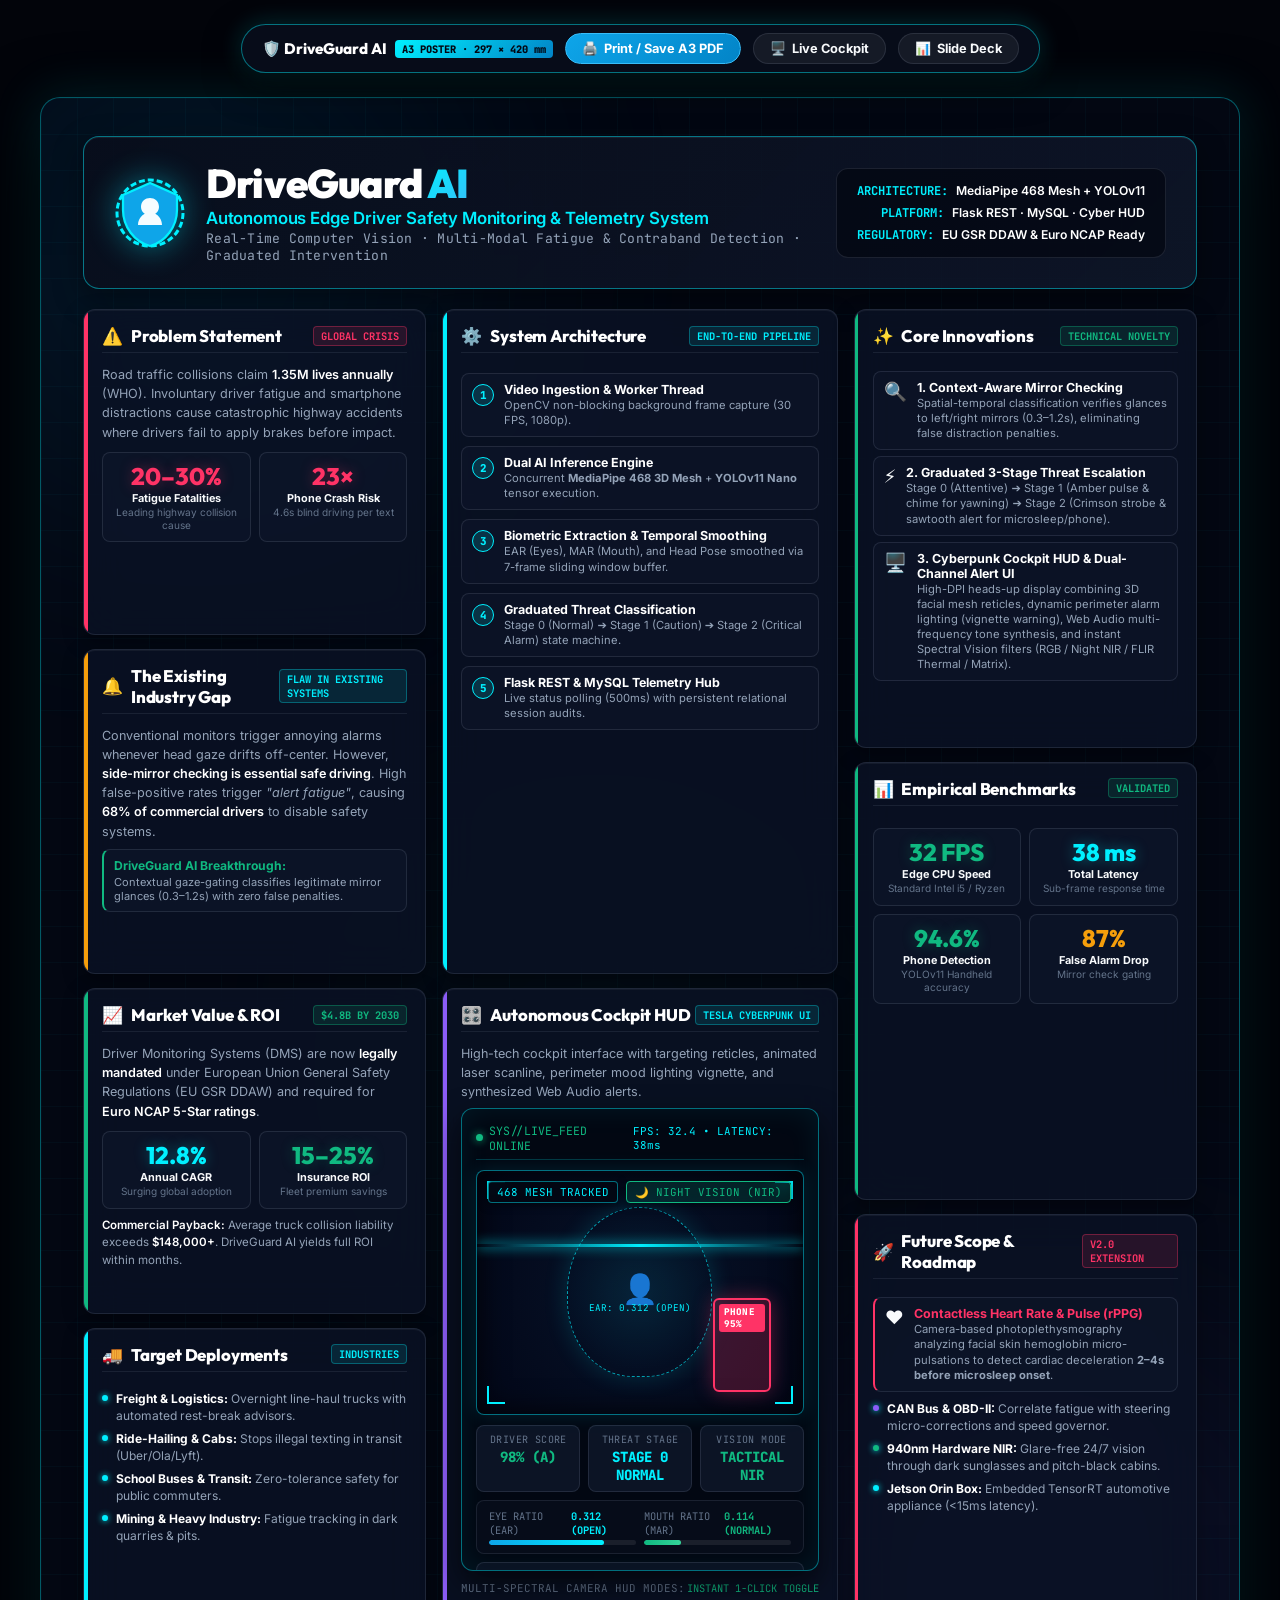
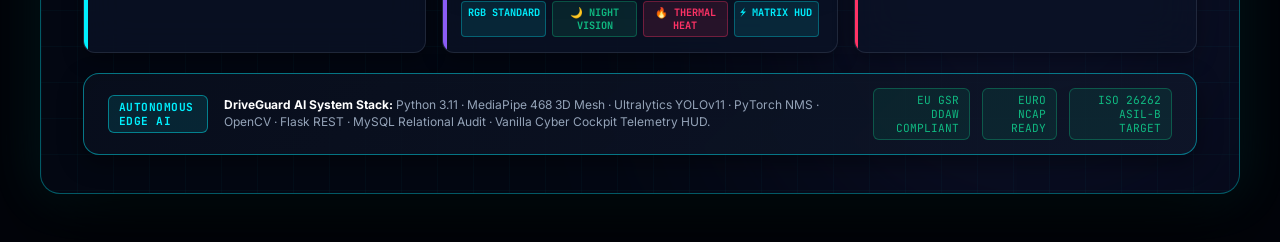
<file: poster.html>
<!DOCTYPE html>
<html lang="en">
<head>
  <meta charset="UTF-8" />
  <meta name="viewport" content="width=device-width, initial-scale=1.0" />
  <meta name="description" content="DriveGuard AI — Professional A3 Presentation Poster for Project Review & Exhibition" />
  <title>DriveGuard AI — A3 Presentation Poster</title>
  <!-- Google Fonts: Outfit for Display/Headings, Inter for Body, JetBrains Mono for Technical Badges -->
  <link rel="preconnect" href="https://fonts.googleapis.com" />
  <link rel="preconnect" href="https://fonts.gstatic.com" crossorigin />
  <link href="https://fonts.googleapis.com/css2?family=Outfit:wght@400;500;600;700;800;900&family=Inter:wght@300;400;500;600;700;800&family=JetBrains+Mono:wght@400;500;600;700;800&display=swap" rel="stylesheet" />
  
  <style>
    /* ================================================================
       DRIVEGUARD AI — A3 SCIENTIFIC & TECHNICAL EXHIBITION POSTER
       Standard ISO A3 Dimensions: 297mm x 420mm (Portrait)
       Screen Aspect: 1 : 1.414 (Root-2 Aspect Ratio)
       ================================================================ */
    :root {
      --bg-base:        #030712;
      --bg-surface:     #080e1e;
      --bg-card:        rgba(11, 19, 38, 0.78);
      --bg-elevated:    #0f172a;
      
      --accent:         #00f0ff;          /* Cyber Cyan */
      --accent-glow:    rgba(0, 240, 255, 0.35);
      --green:          #10b981;          /* Laser Emerald */
      --green-glow:     rgba(16, 185, 129, 0.30);
      --red:            #ff3366;          /* Cyber Crimson */
      --red-glow:       rgba(255, 51, 102, 0.35);
      --orange:         #f59e0b;          /* Solar Amber */
      --purple:         #8b5cf6;          /* Neon Purple */
      
      --text-primary:   #f8fafc;
      --text-secondary: #94a3b8;
      --text-muted:     #64748b;
      
      --border:         rgba(148, 163, 184, 0.16);
      --border-accent:  rgba(0, 240, 255, 0.45);
      --radius-lg:      16px;
      --radius-md:      12px;
      --radius-sm:      8px;
      
      --font-brand:     'Outfit', -apple-system, sans-serif;
      --font-body:      'Inter', system-ui, sans-serif;
      --font-mono:      'JetBrains Mono', monospace;
    }

    * { box-sizing: border-box; margin: 0; padding: 0; }
    
    body {
      background: #02040a;
      color: var(--text-primary);
      font-family: var(--font-body);
      -webkit-font-smoothing: antialiased;
      display: flex;
      flex-direction: column;
      align-items: center;
      padding: 24px 16px 48px;
      min-height: 100vh;
      overflow-x: hidden;
    }

    /* Fixed Top Floating Control Bar */
    .poster-toolbar {
      position: sticky;
      top: 12px;
      z-index: 1000;
      display: flex;
      align-items: center;
      gap: 12px;
      background: rgba(8, 14, 28, 0.88);
      backdrop-filter: blur(20px);
      -webkit-backdrop-filter: blur(20px);
      border: 1px solid var(--border-accent);
      box-shadow: 0 12px 36px rgba(0, 0, 0, 0.6), 0 0 24px rgba(0, 240, 255, 0.2);
      border-radius: 50px;
      padding: 8px 20px;
      margin-bottom: 24px;
    }

    .toolbar-title {
      font-family: var(--font-brand);
      font-size: 0.95rem;
      font-weight: 800;
      color: #fff;
      display: flex;
      align-items: center;
      gap: 8px;
    }

    .badge-iso {
      background: linear-gradient(135deg, var(--accent), #0284c7);
      color: #030712;
      font-size: 0.65rem;
      font-weight: 900;
      padding: 2px 7px;
      border-radius: 4px;
      font-family: var(--font-mono);
    }

    .btn-action {
      background: rgba(255, 255, 255, 0.06);
      border: 1px solid var(--border);
      color: var(--text-primary);
      font-size: 0.8rem;
      font-weight: 700;
      padding: 7px 16px;
      border-radius: 30px;
      cursor: pointer;
      display: inline-flex;
      align-items: center;
      gap: 6px;
      text-decoration: none;
      transition: all 0.2s ease;
      font-family: var(--font-body);
    }

    .btn-action:hover {
      background: rgba(0, 240, 255, 0.15);
      border-color: var(--accent);
      color: var(--accent);
      box-shadow: 0 0 16px rgba(0, 240, 255, 0.3);
      transform: translateY(-1px);
    }

    .btn-print {
      background: linear-gradient(135deg, #0ea5e9, #0284c7);
      border-color: #38bdf8;
      color: #fff;
    }

    .btn-print:hover {
      background: linear-gradient(135deg, #38bdf8, #0ea5e9);
      color: #fff;
      box-shadow: 0 0 20px rgba(14, 165, 233, 0.5);
    }

    /* ================================================================
       POSTER CANVAS (ISO A3 PORTRAIT: 297mm x 420mm)
       Screen scale: 1200px width × 1697px height (1 : 1.414 ratio)
       ================================================================ */
    .poster-canvas {
      width: 1200px;
      height: 1697px;
      position: relative;
      background: var(--bg-base);
      border: 1px solid rgba(0, 240, 255, 0.35);
      border-radius: 20px;
      box-shadow: 0 28px 80px rgba(0, 0, 0, 0.85), 0 0 50px rgba(0, 240, 255, 0.15);
      overflow: hidden;
      padding: 38px 42px;
      display: flex;
      flex-direction: column;
      gap: 20px;
      box-sizing: border-box;
    }

    /* Ambient Background Effects */
    .poster-canvas::before {
      content: "";
      position: absolute;
      inset: 0;
      background-image:
        linear-gradient(rgba(0, 240, 255, 0.028) 1px, transparent 1px),
        linear-gradient(90deg, rgba(0, 240, 255, 0.028) 1px, transparent 1px);
      background-size: 36px 36px;
      pointer-events: none;
      z-index: 0;
    }

    .poster-glow {
      position: absolute;
      border-radius: 50%;
      filter: blur(140px);
      pointer-events: none;
      z-index: 0;
      opacity: 0.28;
    }
    .glow-top-left {
      width: 550px;
      height: 550px;
      background: radial-gradient(circle, #0ea5e9, transparent 70%);
      top: -120px;
      left: -120px;
    }
    .glow-bottom-right {
      width: 600px;
      height: 600px;
      background: radial-gradient(circle, #6366f1, transparent 70%);
      bottom: -100px;
      right: -100px;
    }
    .glow-center-emerald {
      width: 400px;
      height: 400px;
      background: radial-gradient(circle, #10b981, transparent 70%);
      top: 45%;
      left: 30%;
      opacity: 0.16;
    }

    /* All layout containers sit above background */
    .poster-header,
    .poster-body,
    .poster-footer {
      position: relative;
      z-index: 1;
    }

    /* ================================================================
       1. POSTER HEADER — HIGH-TECH BANNER & CREST
       ================================================================ */
    .poster-header {
      background: linear-gradient(135deg, rgba(8, 14, 28, 0.95), rgba(15, 23, 42, 0.85));
      border: 1px solid var(--border-accent);
      border-radius: var(--radius-lg);
      padding: 24px 30px;
      display: flex;
      align-items: center;
      justify-content: space-between;
      gap: 24px;
      box-shadow: 0 10px 30px rgba(0, 0, 0, 0.4), inset 0 1px 1px rgba(255, 255, 255, 0.08);
    }

    .header-branding {
      display: flex;
      align-items: center;
      gap: 20px;
      flex: 1;
    }

    .header-logo {
      width: 72px;
      height: 72px;
      flex-shrink: 0;
      filter: drop-shadow(0 0 16px rgba(0, 240, 255, 0.45));
    }

    .header-titles h1 {
      font-family: var(--font-brand);
      font-size: 2.5rem;
      font-weight: 900;
      line-height: 1.1;
      letter-spacing: -0.02em;
      color: #fff;
    }

    .header-titles h1 span {
      background: linear-gradient(135deg, var(--accent), #38bdf8);
      -webkit-background-clip: text;
      -webkit-text-fill-color: transparent;
    }

    .header-tagline {
      font-size: 1.05rem;
      font-weight: 600;
      color: var(--accent);
      margin-top: 3px;
      letter-spacing: -0.01em;
    }

    .header-subtext {
      font-size: 0.82rem;
      color: var(--text-secondary);
      margin-top: 2px;
      font-family: var(--font-mono);
      letter-spacing: 0.02em;
    }

    .header-meta-box {
      background: rgba(3, 7, 18, 0.75);
      border: 1px solid var(--border);
      border-radius: var(--radius-md);
      padding: 14px 20px;
      display: flex;
      flex-direction: column;
      gap: 6px;
      text-align: right;
      min-width: 250px;
    }

    .meta-row {
      display: flex;
      align-items: center;
      justify-content: flex-end;
      gap: 8px;
      font-size: 0.76rem;
    }

    .meta-key {
      font-family: var(--font-mono);
      color: var(--accent);
      text-transform: uppercase;
      font-weight: 700;
    }

    .meta-val {
      font-weight: 600;
      color: #fff;
    }

    /* ================================================================
       2. POSTER BODY — 3-COLUMN RESPONSIVE SCIENTIFIC GRID
       ================================================================ */
    .poster-body {
      flex: 1;
      display: grid;
      grid-template-columns: 1fr 1.15fr 1fr;
      gap: 16px;
      min-height: 0;
    }

    .poster-col {
      display: flex;
      flex-direction: column;
      gap: 14px;
      height: 100%;
    }

    /* Common Card Styling */
    .poster-card {
      background: var(--bg-card);
      backdrop-filter: blur(20px);
      -webkit-backdrop-filter: blur(20px);
      border: 1px solid var(--border);
      border-radius: var(--radius-md);
      padding: 15px 18px;
      box-shadow: 0 6px 20px rgba(0, 0, 0, 0.35), inset 0 1px 1px rgba(255, 255, 255, 0.06);
      display: flex;
      flex-direction: column;
      position: relative;
      overflow: hidden;
      flex: 1;
    }

    .poster-card::before {
      content: "";
      position: absolute;
      top: 0;
      left: 0;
      width: 3.5px;
      height: 100%;
      background: var(--accent);
    }
    .poster-card.card-crimson::before { background: var(--red); }
    .poster-card.card-emerald::before { background: var(--green); }
    .poster-card.card-amber::before   { background: var(--orange); }
    .poster-card.card-purple::before  { background: var(--purple); }

    .card-head {
      display: flex;
      align-items: center;
      justify-content: space-between;
      margin-bottom: 12px;
      padding-bottom: 6px;
      border-bottom: 1px solid rgba(148, 163, 184, 0.12);
    }

    .card-title {
      font-family: var(--font-brand);
      font-size: 1.05rem;
      font-weight: 800;
      color: #fff;
      display: flex;
      align-items: center;
      gap: 8px;
      letter-spacing: -0.01em;
    }

    .card-tag {
      font-family: var(--font-mono);
      font-size: 0.65rem;
      font-weight: 700;
      padding: 2px 7px;
      border-radius: 4px;
      text-transform: uppercase;
      background: rgba(0, 240, 255, 0.1);
      color: var(--accent);
      border: 1px solid rgba(0, 240, 255, 0.3);
    }
    .card-tag.tag-emerald {
      background: rgba(16, 185, 129, 0.12);
      color: var(--green);
      border-color: rgba(16, 185, 129, 0.35);
    }
    .card-tag.tag-crimson {
      background: rgba(255, 51, 102, 0.12);
      color: var(--red);
      border-color: rgba(255, 51, 102, 0.35);
    }

    /* Content Typography */
    .card-text {
      font-size: 0.79rem;
      color: var(--text-secondary);
      line-height: 1.52;
    }

    .card-text strong {
      color: #fff;
      font-weight: 600;
    }

    /* Key Stat Mini Boxes */
    .stat-mini-grid {
      display: grid;
      grid-template-columns: repeat(2, 1fr);
      gap: 8px;
      margin-top: 10px;
    }

    .stat-mini-box {
      background: rgba(15, 23, 42, 0.65);
      border: 1px solid var(--border);
      border-radius: var(--radius-sm);
      padding: 10px 12px;
      text-align: center;
    }

    .stat-mini-val {
      font-family: var(--font-brand);
      font-size: 1.5rem;
      font-weight: 800;
      line-height: 1.1;
    }
    .stat-mini-val.cyan { color: var(--accent); text-shadow: 0 0 14px var(--accent-glow); }
    .stat-mini-val.crimson { color: var(--red); text-shadow: 0 0 14px var(--red-glow); }
    .stat-mini-val.emerald { color: var(--green); text-shadow: 0 0 14px var(--green-glow); }
    .stat-mini-val.amber { color: var(--orange); }

    .stat-mini-label {
      font-size: 0.68rem;
      font-weight: 700;
      color: var(--text-primary);
      margin-top: 2px;
    }

    .stat-mini-sub {
      font-size: 0.63rem;
      color: var(--text-muted);
      margin-top: 1px;
      line-height: 1.25;
    }

    /* Flow Step List */
    .flow-vertical {
      display: flex;
      flex-direction: column;
      gap: 9px;
      margin-top: 8px;
    }

    .flow-vert-step {
      display: flex;
      align-items: flex-start;
      gap: 10px;
      background: rgba(15, 23, 42, 0.55);
      border: 1px solid var(--border);
      border-radius: var(--radius-sm);
      padding: 8px 10px;
    }

    .flow-badge-num {
      width: 22px;
      height: 22px;
      border-radius: 50%;
      background: rgba(0, 240, 255, 0.15);
      border: 1px solid var(--accent);
      color: var(--accent);
      font-size: 0.68rem;
      font-family: var(--font-mono);
      font-weight: 800;
      display: flex;
      align-items: center;
      justify-content: center;
      flex-shrink: 0;
      margin-top: 2px;
    }

    .flow-vert-info {
      flex: 1;
    }

    .flow-vert-title {
      font-size: 0.78rem;
      font-weight: 700;
      color: #fff;
    }

    .flow-vert-desc {
      font-size: 0.7rem;
      color: var(--text-secondary);
      line-height: 1.35;
      margin-top: 1px;
    }

    /* Center Visual: Cockpit Mockup Showcase */
    .cockpit-showcase {
      background: rgba(3, 7, 18, 0.9);
      border: 1px solid var(--border-accent);
      border-radius: var(--radius-md);
      padding: 14px;
      position: relative;
      overflow: hidden;
      box-shadow: 0 12px 30px rgba(0, 0, 0, 0.6), inset 0 0 30px rgba(0, 240, 255, 0.08);
      margin-top: 6px;
    }

    .mockup-header {
      display: flex;
      align-items: center;
      justify-content: space-between;
      margin-bottom: 10px;
      padding-bottom: 6px;
      border-bottom: 1px solid rgba(0, 240, 255, 0.2);
    }

    .mockup-status-dot {
      display: flex;
      align-items: center;
      gap: 6px;
      font-size: 0.72rem;
      font-family: var(--font-mono);
      color: var(--green);
    }

    .mockup-status-dot::before {
      content: "";
      width: 7px;
      height: 7px;
      border-radius: 50%;
      background: var(--green);
      box-shadow: 0 0 8px var(--green);
    }

    /* Camera Viewport Simulation */
    .camera-viewport-mock {
      position: relative;
      width: 100%;
      height: 245px;
      background: radial-gradient(circle at center, #071329 0%, #020617 100%);
      border: 1px solid rgba(0, 240, 255, 0.45);
      border-radius: var(--radius-sm);
      overflow: hidden;
      display: flex;
      align-items: center;
      justify-content: center;
      box-shadow: inset 0 0 30px rgba(0, 0, 0, 0.8), 0 0 20px rgba(0, 240, 255, 0.12);
    }

    /* Camera Grid & Crosshairs */
    .cam-reticle-tl { position: absolute; top: 10px; left: 10px; width: 18px; height: 18px; border-top: 2.5px solid var(--accent); border-left: 2.5px solid var(--accent); }
    .cam-reticle-tr { position: absolute; top: 10px; right: 10px; width: 18px; height: 18px; border-top: 2.5px solid var(--accent); border-right: 2.5px solid var(--accent); }
    .cam-reticle-bl { position: absolute; bottom: 10px; left: 10px; width: 18px; height: 18px; border-bottom: 2.5px solid var(--accent); border-left: 2.5px solid var(--accent); }
    .cam-reticle-br { position: absolute; bottom: 10px; right: 10px; width: 18px; height: 18px; border-bottom: 2.5px solid var(--accent); border-right: 2.5px solid var(--accent); }

    .cam-scanline {
      position: absolute;
      width: 100%;
      height: 3px;
      background: linear-gradient(90deg, transparent, var(--accent), transparent);
      box-shadow: 0 0 12px var(--accent);
      top: 30%;
      animation: scanAnim 3.5s ease-in-out infinite alternate;
    }
    @keyframes scanAnim {
      from { top: 10%; opacity: 0.3; }
      to   { top: 90%; opacity: 0.95; }
    }

    /* Overlay Badges on Camera Mock */
    .cam-pill-top {
      position: absolute;
      top: 10px;
      display: flex;
      gap: 8px;
      font-size: 0.68rem;
      font-family: var(--font-mono);
      z-index: 5;
    }
    .cam-badge {
      background: rgba(3, 7, 18, 0.82);
      border: 1px solid var(--border-accent);
      color: var(--accent);
      padding: 3px 8px;
      border-radius: 4px;
      backdrop-filter: blur(8px);
      box-shadow: 0 2px 8px rgba(0, 0, 0, 0.5);
    }
    .cam-badge.badge-night {
      border-color: var(--green);
      color: var(--green);
      background: rgba(16, 185, 129, 0.15);
    }

    .cam-face-box {
      width: 145px;
      height: 170px;
      border: 1.5px dashed rgba(0, 240, 255, 0.65);
      border-radius: 50% 50% 45% 45%;
      position: relative;
      display: flex;
      flex-direction: column;
      align-items: center;
      justify-content: center;
      background: radial-gradient(circle, rgba(0, 240, 255, 0.08), transparent 75%);
      box-shadow: 0 0 25px rgba(0, 240, 255, 0.15);
    }

    .cam-phone-box {
      position: absolute;
      bottom: 22px;
      right: 32px;
      width: 58px;
      height: 94px;
      border: 2px solid var(--red);
      background: rgba(255, 51, 102, 0.22);
      border-radius: 6px;
      box-shadow: 0 0 20px var(--red-glow);
      display: flex;
      align-items: flex-start;
      justify-content: center;
      padding: 4px;
      z-index: 6;
      animation: phonePulse 1.8s infinite alternate;
    }
    @keyframes phonePulse {
      from { border-color: #ff3366; box-shadow: 0 0 14px var(--red-glow); }
      to   { border-color: #ff6b8b; box-shadow: 0 0 26px var(--red-glow); }
    }
    .cam-phone-label {
      font-size: 0.58rem;
      font-family: var(--font-mono);
      font-weight: 800;
      color: #fff;
      background: var(--red);
      padding: 2px 5px;
      border-radius: 3px;
      letter-spacing: 0.03em;
    }

    /* Mini Telemetry Row inside Mockup */
    .mockup-telem-row {
      display: grid;
      grid-template-columns: repeat(3, 1fr);
      gap: 8px;
      margin-top: 10px;
    }

    .telem-pill {
      background: rgba(15, 23, 42, 0.85);
      border: 1px solid var(--border);
      border-radius: var(--radius-sm);
      padding: 7px 10px;
      text-align: center;
    }
    .telem-pill-title {
      font-size: 0.63rem;
      font-family: var(--font-mono);
      color: var(--text-muted);
      letter-spacing: 0.04em;
    }
    .telem-pill-val {
      font-size: 0.88rem;
      font-weight: 800;
      color: #fff;
      font-family: var(--font-mono);
      margin-top: 2px;
    }

    /* Biometric progress bar gauge widget inside Mockup */
    .mockup-gauges-grid {
      display: grid;
      grid-template-columns: repeat(2, 1fr);
      gap: 8px;
      margin-top: 8px;
      background: rgba(8, 14, 28, 0.8);
      border: 1px solid rgba(148, 163, 184, 0.14);
      border-radius: var(--radius-sm);
      padding: 8px 12px;
    }
    .gauge-item {
      display: flex;
      flex-direction: column;
      gap: 3px;
    }
    .gauge-head {
      display: flex;
      justify-content: space-between;
      font-size: 0.65rem;
      font-family: var(--font-mono);
    }
    .gauge-track {
      width: 100%;
      height: 5px;
      background: rgba(255, 255, 255, 0.08);
      border-radius: 10px;
      overflow: hidden;
    }
    .gauge-fill {
      height: 100%;
      border-radius: 10px;
    }

    /* Innovation Feature List */
    .novelty-item {
      display: flex;
      align-items: flex-start;
      gap: 10px;
      padding: 8px 10px;
      background: rgba(15, 23, 42, 0.5);
      border: 1px solid var(--border);
      border-radius: var(--radius-sm);
      margin-top: 6px;
    }
    .novelty-icon {
      font-size: 1.15rem;
      flex-shrink: 0;
      line-height: 1;
      margin-top: 2px;
    }
    .novelty-title {
      font-size: 0.78rem;
      font-weight: 700;
      color: #fff;
    }
    .novelty-desc {
      font-size: 0.7rem;
      color: var(--text-secondary);
      line-height: 1.35;
      margin-top: 1px;
    }

    /* Bullet List */
    .poster-bullets {
      list-style: none;
      display: flex;
      flex-direction: column;
      gap: 6px;
      margin-top: 6px;
    }
    .poster-bullets li {
      display: flex;
      align-items: flex-start;
      gap: 8px;
      font-size: 0.75rem;
      color: var(--text-secondary);
      line-height: 1.42;
    }
    .bullet-dot {
      width: 6px;
      height: 6px;
      border-radius: 50%;
      background: var(--accent);
      box-shadow: 0 0 6px var(--accent);
      margin-top: 5px;
      flex-shrink: 0;
    }
    .poster-bullets strong {
      color: #fff;
    }

    /* ================================================================
       3. POSTER FOOTER — IMPACT & AFFILIATION STRIP
       ================================================================ */
    .poster-footer {
      background: linear-gradient(135deg, rgba(8, 14, 28, 0.95), rgba(15, 23, 42, 0.85));
      border: 1px solid var(--border-accent);
      border-radius: var(--radius-lg);
      padding: 14px 24px;
      display: flex;
      align-items: center;
      justify-content: space-between;
      gap: 20px;
      font-size: 0.75rem;
      box-shadow: 0 8px 24px rgba(0, 0, 0, 0.4);
    }

    .footer-left {
      display: flex;
      align-items: center;
      gap: 16px;
    }

    .footer-badge-tag {
      background: rgba(0, 240, 255, 0.1);
      border: 1px solid var(--border-accent);
      color: var(--accent);
      font-family: var(--font-mono);
      font-size: 0.7rem;
      font-weight: 700;
      padding: 4px 10px;
      border-radius: 6px;
      letter-spacing: 0.04em;
    }

    .footer-text {
      color: var(--text-secondary);
      line-height: 1.4;
    }

    .footer-text strong {
      color: #fff;
    }

    .footer-right {
      display: flex;
      align-items: center;
      gap: 12px;
      text-align: right;
    }

    .footer-meta-pill {
      font-family: var(--font-mono);
      font-size: 0.7rem;
      color: var(--green);
      background: rgba(16, 185, 129, 0.1);
      border: 1px solid rgba(16, 185, 129, 0.35);
      padding: 4px 10px;
      border-radius: 6px;
    }

    /* ================================================================
       PRINT STYLES FOR HIGH-RESOLUTION A3 PRINTING
       Page size: 297mm x 420mm (Portrait)
       ================================================================ */
    @page {
      size: A3 portrait;
      margin: 0;
    }

    @media print {
      body {
        background: #030712 !important;
        padding: 0 !important;
        margin: 0 !important;
        -webkit-print-color-adjust: exact !important;
        print-color-adjust: exact !important;
      }
      .poster-toolbar {
        display: none !important;
      }
      .poster-canvas {
        width: 297mm !important;
        height: 420mm !important;
        border: none !important;
        border-radius: 0 !important;
        box-shadow: none !important;
        padding: 10mm 12mm !important;
        page-break-inside: avoid !important;
      }
    }
  </style>
</head>
<body>

  <!-- Floating Toolbar for Viewing, Printing & Navigating -->
  <aside class="poster-toolbar">
    <div class="toolbar-title">
      <span>🛡️ DriveGuard AI</span>
      <span class="badge-iso">A3 POSTER · 297 × 420 mm</span>
    </div>
    <button class="btn-action btn-print" onclick="window.print()">
      <span>🖨️</span> Print / Save A3 PDF
    </button>
    <a href="/dashboard" class="btn-action">
      <span>🖥️</span> Live Cockpit
    </a>
    <a href="/presentation" class="btn-action">
      <span>📊</span> Slide Deck
    </a>
  </aside>

  <!-- ================================================================
       MAIN A3 POSTER CANVAS
       ================================================================ -->
  <main class="poster-canvas" id="posterCanvas">

    <!-- Ambient Glowing Light Orbs -->
    <div class="poster-glow glow-top-left"></div>
    <div class="poster-glow glow-bottom-right"></div>
    <div class="poster-glow glow-center-emerald"></div>

    <!-- 1. POSTER HEADER -->
    <header class="poster-header">
      <div class="header-branding">
        <!-- High-Tech Shield Vector Icon -->
        <svg class="header-logo" viewBox="0 0 48 48" fill="none" xmlns="http://www.w3.org/2000/svg">
          <circle cx="24" cy="24" r="22" stroke="url(#strokeGrad)" stroke-width="2" stroke-dasharray="4 2"/>
          <path d="M24 4L6 12V22C6 33.1 13.6 43.3 24 46C34.4 43.3 42 33.1 42 22V12L24 4Z" fill="url(#bodyGrad)" stroke="url(#strokeGrad)" stroke-width="1.5"/>
          <path d="M24 14C21 14 18 16 18 20C18 22 19 23.5 20.5 24.5C18.5 25.5 16 28 16 32H32C32 28 29.5 25.5 27.5 24.5C29 23.5 30 22 30 20C30 16 27 14 24 14Z" fill="rgba(255,255,255,0.96)"/>
          <defs>
            <linearGradient id="bodyGrad" x1="6" y1="4" x2="42" y2="46">
              <stop offset="0%" stop-color="#0ea5e9"/>
              <stop offset="50%" stop-color="#0284c7"/>
              <stop offset="100%" stop-color="#06b6d4"/>
            </linearGradient>
            <linearGradient id="strokeGrad" x1="6" y1="4" x2="42" y2="46">
              <stop offset="0%" stop-color="#00f0ff"/>
              <stop offset="100%" stop-color="#38bdf8"/>
            </linearGradient>
          </defs>
        </svg>

        <div class="header-titles">
          <h1>DriveGuard <span>AI</span></h1>
          <div class="header-tagline">Autonomous Edge Driver Safety Monitoring & Telemetry System</div>
          <div class="header-subtext">Real-Time Computer Vision · Multi-Modal Fatigue & Contraband Detection · Graduated Intervention</div>
        </div>
      </div>

      <div class="header-meta-box">
        <div class="meta-row">
          <span class="meta-key">ARCHITECTURE:</span>
          <span class="meta-val">MediaPipe 468 Mesh + YOLOv11</span>
        </div>
        <div class="meta-row">
          <span class="meta-key">PLATFORM:</span>
          <span class="meta-val">Flask REST · MySQL · Cyber HUD</span>
        </div>
        <div class="meta-row">
          <span class="meta-key">REGULATORY:</span>
          <span class="meta-val">EU GSR DDAW & Euro NCAP Ready</span>
        </div>
      </div>
    </header>

    <!-- 2. POSTER BODY (3 COLUMNS) -->
    <div class="poster-body">

      <!-- ==============================================
           COLUMN 1: MOTIVATION, PROBLEM & MARKET VALUE
           ============================================== -->
      <section class="poster-col">

        <!-- Card 1.1: The Global Road Safety Crisis -->
        <article class="poster-card card-crimson">
          <div class="card-head">
            <h2 class="card-title"><span>⚠️</span> Problem Statement</h2>
            <span class="card-tag tag-crimson">GLOBAL CRISIS</span>
          </div>
          <p class="card-text">
            Road traffic collisions claim <strong>1.35M lives annually</strong> (WHO). Involuntary driver fatigue and smartphone distractions cause catastrophic highway accidents where drivers fail to apply brakes before impact.
          </p>
          <div class="stat-mini-grid">
            <div class="stat-mini-box">
              <div class="stat-mini-val crimson">20–30%</div>
              <div class="stat-mini-label">Fatigue Fatalities</div>
              <div class="stat-mini-sub">Leading highway collision cause</div>
            </div>
            <div class="stat-mini-box">
              <div class="stat-mini-val crimson">23×</div>
              <div class="stat-mini-label">Phone Crash Risk</div>
              <div class="stat-mini-sub">4.6s blind driving per text</div>
            </div>
          </div>
        </article>

        <!-- Card 1.2: The Industry Flaw: "Alert Fatigue" -->
        <article class="poster-card card-amber">
          <div class="card-head">
            <h2 class="card-title"><span>🔔</span> The Existing Industry Gap</h2>
            <span class="card-tag">FLAW IN EXISTING SYSTEMS</span>
          </div>
          <p class="card-text">
            Conventional monitors trigger annoying alarms whenever head gaze drifts off-center. However, <strong>side-mirror checking is essential safe driving</strong>. High false-positive rates trigger <em>"alert fatigue"</em>, causing <strong>68% of commercial drivers</strong> to disable safety systems.
          </p>
          <div class="stat-mini-grid" style="grid-template-columns: 1fr; margin-top: 8px;">
            <div class="stat-mini-box" style="border-left: 2px solid var(--green); text-align: left; padding: 8px 10px;">
              <div style="font-size: 0.76rem; font-weight: 700; color: var(--green);">DriveGuard AI Breakthrough:</div>
              <div style="font-size: 0.69rem; color: var(--text-secondary); margin-top: 2px;">
                Contextual gaze-gating classifies legitimate mirror glances (0.3–1.2s) with zero false penalties.
              </div>
            </div>
          </div>
        </article>

        <!-- Card 1.3: Market Value & Regulations -->
        <article class="poster-card card-emerald">
          <div class="card-head">
            <h2 class="card-title"><span>📈</span> Market Value & ROI</h2>
            <span class="card-tag tag-emerald">$4.8B BY 2030</span>
          </div>
          <p class="card-text">
            Driver Monitoring Systems (DMS) are now <strong>legally mandated</strong> under European Union General Safety Regulations (EU GSR DDAW) and required for <strong>Euro NCAP 5-Star ratings</strong>.
          </p>
          <div class="stat-mini-grid">
            <div class="stat-mini-box">
              <div class="stat-mini-val cyan">12.8%</div>
              <div class="stat-mini-label">Annual CAGR</div>
              <div class="stat-mini-sub">Surging global adoption</div>
            </div>
            <div class="stat-mini-box">
              <div class="stat-mini-val emerald">15–25%</div>
              <div class="stat-mini-label">Insurance ROI</div>
              <div class="stat-mini-sub">Fleet premium savings</div>
            </div>
          </div>
          <p class="card-text" style="font-size: 0.72rem; margin-top: 8px;">
            <strong>Commercial Payback:</strong> Average truck collision liability exceeds <strong>$148,000+</strong>. DriveGuard AI yields full ROI within months.
          </p>
        </article>

        <!-- Card 1.4: Real-World Use Cases -->
        <article class="poster-card">
          <div class="card-head">
            <h2 class="card-title"><span>🚚</span> Target Deployments</h2>
            <span class="card-tag">INDUSTRIES</span>
          </div>
          <ul class="poster-bullets">
            <li><span class="bullet-dot"></span><div><strong>Freight & Logistics:</strong> Overnight line-haul trucks with automated rest-break advisors.</div></li>
            <li><span class="bullet-dot"></span><div><strong>Ride-Hailing & Cabs:</strong> Stops illegal texting in transit (Uber/Ola/Lyft).</div></li>
            <li><span class="bullet-dot"></span><div><strong>School Buses & Transit:</strong> Zero-tolerance safety for public commuters.</div></li>
            <li><span class="bullet-dot"></span><div><strong>Mining & Heavy Industry:</strong> Fatigue tracking in dark quarries & pits.</div></li>
          </ul>
        </article>

      </section>

      <!-- ==============================================
           COLUMN 2: ARCHITECTURE, AI ENGINE & COCKPIT HUD
           ============================================== -->
      <section class="poster-col">

        <!-- Card 2.1: System Architecture Flow -->
        <article class="poster-card">
          <div class="card-head">
            <h2 class="card-title"><span>⚙️</span> System Architecture</h2>
            <span class="card-tag">END-TO-END PIPELINE</span>
          </div>
          <div class="flow-vertical">
            <div class="flow-vert-step">
              <span class="flow-badge-num">1</span>
              <div class="flow-vert-info">
                <div class="flow-vert-title">Video Ingestion & Worker Thread</div>
                <div class="flow-vert-desc">OpenCV non-blocking background frame capture (30 FPS, 1080p).</div>
              </div>
            </div>
            <div class="flow-vert-step">
              <span class="flow-badge-num">2</span>
              <div class="flow-vert-info">
                <div class="flow-vert-title">Dual AI Inference Engine</div>
                <div class="flow-vert-desc">Concurrent <strong>MediaPipe 468 3D Mesh</strong> + <strong>YOLOv11 Nano</strong> tensor execution.</div>
              </div>
            </div>
            <div class="flow-vert-step">
              <span class="flow-badge-num">3</span>
              <div class="flow-vert-info">
                <div class="flow-vert-title">Biometric Extraction & Temporal Smoothing</div>
                <div class="flow-vert-desc">EAR (Eyes), MAR (Mouth), and Head Pose smoothed via 7-frame sliding window buffer.</div>
              </div>
            </div>
            <div class="flow-vert-step">
              <span class="flow-badge-num">4</span>
              <div class="flow-vert-info">
                <div class="flow-vert-title">Graduated Threat Classification</div>
                <div class="flow-vert-desc">Stage 0 (Normal) ➔ Stage 1 (Caution) ➔ Stage 2 (Critical Alarm) state machine.</div>
              </div>
            </div>
            <div class="flow-vert-step">
              <span class="flow-badge-num">5</span>
              <div class="flow-vert-info">
                <div class="flow-vert-title">Flask REST & MySQL Telemetry Hub</div>
                <div class="flow-vert-desc">Live status polling (500ms) with persistent relational session audits.</div>
              </div>
            </div>
          </div>
        </article>

        <!-- Card 2.2: Live Cockpit Interface & HUD Showcase -->
        <article class="poster-card card-purple" style="flex: 1;">
          <div class="card-head">
            <h2 class="card-title"><span>🎛️</span> Autonomous Cockpit HUD</h2>
            <span class="card-tag">TESLA CYBERPUNK UI</span>
          </div>
          <p class="card-text">
            High-tech cockpit interface with targeting reticles, animated laser scanline, perimeter mood lighting vignette, and synthesized Web Audio alerts.
          </p>

          <!-- Mockup Viewport -->
          <div class="cockpit-showcase">
            <div class="mockup-header">
              <span class="mockup-status-dot">SYS//LIVE_FEED ONLINE</span>
              <span style="font-size: 0.68rem; font-family: var(--font-mono); color: var(--accent);">FPS: 32.4 • LATENCY: 38ms</span>
            </div>

            <div class="camera-viewport-mock">
              <!-- Corner Reticles -->
              <div class="cam-reticle-tl"></div>
              <div class="cam-reticle-tr"></div>
              <div class="cam-reticle-bl"></div>
              <div class="cam-reticle-br"></div>
              <div class="cam-scanline"></div>

              <!-- Top Telemetry Badges -->
              <div class="cam-pill-top">
                <span class="cam-badge">468 MESH TRACKED</span>
                <span class="cam-badge badge-night">🌙 NIGHT VISION (NIR)</span>
              </div>

              <!-- Simulated Face Mesh & Phone Detection -->
              <div class="cam-face-box">
                <span style="font-size: 1.8rem;">👤</span>
                <span style="font-size: 0.58rem; font-family: var(--font-mono); color: var(--accent); margin-top: -4px;">EAR: 0.312 (OPEN)</span>
              </div>

              <div class="cam-phone-box">
                <span class="cam-phone-label">PHONE 95%</span>
              </div>
            </div>

            <!-- Telemetry Indicator Row -->
            <div class="mockup-telem-row">
              <div class="telem-pill">
                <div class="telem-pill-title">DRIVER SCORE</div>
                <div class="telem-pill-val" style="color: var(--green);">98% (A)</div>
              </div>
              <div class="telem-pill">
                <div class="telem-pill-title">THREAT STAGE</div>
                <div class="telem-pill-val" style="color: var(--accent);">STAGE 0 NORMAL</div>
              </div>
              <div class="telem-pill">
                <div class="telem-pill-title">VISION MODE</div>
                <div class="telem-pill-val" style="color: var(--green);">TACTICAL NIR</div>
              </div>
            </div>
            <!-- Biometric Progress Bar Gauges -->
            <div class="mockup-gauges-grid">
              <div class="gauge-item">
                <div class="gauge-head">
                  <span style="color: var(--text-muted);">EYE RATIO (EAR)</span>
                  <span style="color: var(--accent); font-weight: 700;">0.312 (OPEN)</span>
                </div>
                <div class="gauge-track">
                  <div class="gauge-fill" style="width: 78%; background: linear-gradient(90deg, #0ea5e9, #00f0ff);"></div>
                </div>
              </div>
              <div class="gauge-item">
                <div class="gauge-head">
                  <span style="color: var(--text-muted);">MOUTH RATIO (MAR)</span>
                  <span style="color: var(--green); font-weight: 700;">0.114 (NORMAL)</span>
                </div>
                <div class="gauge-track">
                  <div class="gauge-fill" style="width: 25%; background: linear-gradient(90deg, #10b981, #34d399);"></div>
                </div>
              </div>
            </div>

            <!-- Cockpit Threat Vignette & Audio Status Row -->
            <div style="display: flex; align-items: center; justify-content: space-between; margin-top: 8px; background: rgba(15, 23, 42, 0.65); border: 1px solid var(--border); border-radius: var(--radius-sm); padding: 6px 10px;">
              <div style="display: flex; align-items: center; gap: 6px; font-size: 0.68rem;">
                <span style="font-size: 0.85rem;">🚨</span>
                <span style="color: var(--text-secondary); font-family: var(--font-mono);">PERIMETER ALERT LIGHTING:</span>
                <span style="color: var(--green); font-weight: 700; font-family: var(--font-mono);">ACTIVE</span>
              </div>
              <div style="display: flex; align-items: center; gap: 6px; font-size: 0.68rem;">
                <span style="font-size: 0.85rem;">🔊</span>
                <span style="color: var(--text-secondary); font-family: var(--font-mono);">SYNTH AUDIO:</span>
                <span style="color: var(--accent); font-weight: 700; font-family: var(--font-mono);">880Hz / 440Hz SAWTOOTH</span>
              </div>
            </div>
          </div>

          <!-- Multi-Spectral Filter Modes Pill Group & Floating Dock -->
          <div style="margin-top: 10px; display: flex; flex-direction: column; gap: 6px;">
            <div style="display: flex; justify-content: space-between; align-items: center;">
              <span style="font-size: 0.68rem; font-family: var(--font-mono); color: var(--text-muted);">MULTI-SPECTRAL CAMERA HUD MODES:</span>
              <span style="font-size: 0.65rem; font-family: var(--font-mono); color: var(--green);">INSTANT 1-CLICK TOGGLE</span>
            </div>
            <div style="display: grid; grid-template-columns: repeat(4, 1fr); gap: 6px;">
              <span class="card-tag" style="text-align: center; font-size: 0.64rem; padding: 4px 0;">RGB STANDARD</span>
              <span class="card-tag tag-emerald" style="text-align: center; font-size: 0.64rem; padding: 4px 0;">🌙 NIGHT VISION</span>
              <span class="card-tag tag-crimson" style="text-align: center; font-size: 0.64rem; padding: 4px 0;">🔥 THERMAL HEAT</span>
              <span class="card-tag" style="text-align: center; font-size: 0.64rem; padding: 4px 0;">⚡ MATRIX HUD</span>
            </div>
          </div>
        </article>

      </section>

      <!-- ==============================================
           COLUMN 3: NOVELTY, RESULTS & FUTURE ROADMAP
           ============================================== -->
      <section class="poster-col">

        <!-- Card 3.1: Core Innovations -->
        <article class="poster-card card-emerald">
          <div class="card-head">
            <h2 class="card-title"><span>✨</span> Core Innovations</h2>
            <span class="card-tag tag-emerald">TECHNICAL NOVELTY</span>
          </div>

          <div class="novelty-item">
            <span class="novelty-icon">🔍</span>
            <div>
              <div class="novelty-title">1. Context-Aware Mirror Checking</div>
              <div class="novelty-desc">
                Spatial-temporal classification verifies glances to left/right mirrors (0.3–1.2s), eliminating false distraction penalties.
              </div>
            </div>
          </div>

          <div class="novelty-item">
            <span class="novelty-icon">⚡</span>
            <div>
              <div class="novelty-title">2. Graduated 3-Stage Threat Escalation</div>
              <div class="novelty-desc">
                Stage 0 (Attentive) ➔ Stage 1 (Amber pulse & chime for yawning) ➔ Stage 2 (Crimson strobe & sawtooth alert for microsleep/phone).
              </div>
            </div>
          </div>

          <div class="novelty-item">
            <span class="novelty-icon">🖥️</span>
            <div>
              <div class="novelty-title">3. Cyberpunk Cockpit HUD & Dual-Channel Alert UI</div>
              <div class="novelty-desc">
                High-DPI heads-up display combining 3D facial mesh reticles, dynamic perimeter alarm lighting (vignette warning), Web Audio multi-frequency tone synthesis, and instant Spectral Vision filters (RGB / Night NIR / FLIR Thermal / Matrix).
              </div>
            </div>
          </div>
        </article>

        <!-- Card 3.2: Experimental Results & Benchmarks -->
        <article class="poster-card card-emerald">
          <div class="card-head">
            <h2 class="card-title"><span>📊</span> Empirical Benchmarks</h2>
            <span class="card-tag tag-emerald">VALIDATED</span>
          </div>
          <div class="stat-mini-grid">
            <div class="stat-mini-box">
              <div class="stat-mini-val emerald">32 FPS</div>
              <div class="stat-mini-label">Edge CPU Speed</div>
              <div class="stat-mini-sub">Standard Intel i5 / Ryzen</div>
            </div>
            <div class="stat-mini-box">
              <div class="stat-mini-val cyan">38 ms</div>
              <div class="stat-mini-label">Total Latency</div>
              <div class="stat-mini-sub">Sub-frame response time</div>
            </div>
            <div class="stat-mini-box">
              <div class="stat-mini-val emerald">94.6%</div>
              <div class="stat-mini-label">Phone Detection</div>
              <div class="stat-mini-sub">YOLOv11 Handheld accuracy</div>
            </div>
            <div class="stat-mini-box">
              <div class="stat-mini-val amber">87%</div>
              <div class="stat-mini-label">False Alarm Drop</div>
              <div class="stat-mini-sub">Mirror check gating</div>
            </div>
          </div>
        </article>

        <!-- Card 3.3: Future Scope & Heart Rate Integration -->
        <article class="poster-card card-crimson">
          <div class="card-head">
            <h2 class="card-title"><span>🚀</span> Future Scope & Roadmap</h2>
            <span class="card-tag tag-crimson">V2.0 EXTENSION</span>
          </div>

          <div class="novelty-item" style="border-left: 2px solid var(--red);">
            <span class="novelty-icon">❤️</span>
            <div>
              <div class="novelty-title" style="color: var(--red);">Contactless Heart Rate & Pulse (rPPG)</div>
              <div class="novelty-desc">
                Camera-based photoplethysmography analyzing facial skin hemoglobin micro-pulsations to detect cardiac deceleration <strong>2–4s before microsleep onset</strong>.
              </div>
            </div>
          </div>

          <ul class="poster-bullets" style="margin-top: 8px;">
            <li><span class="bullet-dot" style="background: var(--purple);"></span><div><strong>CAN Bus & OBD-II:</strong> Correlate fatigue with steering micro-corrections and speed governor.</div></li>
            <li><span class="bullet-dot" style="background: var(--green);"></span><div><strong>940nm Hardware NIR:</strong> Glare-free 24/7 vision through dark sunglasses and pitch-black cabins.</div></li>
            <li><span class="bullet-dot" style="background: var(--accent);"></span><div><strong>Jetson Orin Box:</strong> Embedded TensorRT automotive appliance (&lt;15ms latency).</div></li>
          </ul>
        </article>

      </section>

    </div>

    <!-- 3. POSTER FOOTER -->
    <footer class="poster-footer">
      <div class="footer-left">
        <span class="footer-badge-tag">AUTONOMOUS EDGE AI</span>
        <div class="footer-text">
          <strong>DriveGuard AI System Stack:</strong> Python 3.11 · MediaPipe 468 3D Mesh · Ultralytics YOLOv11 · PyTorch NMS · OpenCV · Flask REST · MySQL Relational Audit · Vanilla Cyber Cockpit Telemetry HUD.
        </div>
      </div>
      <div class="footer-right">
        <span class="footer-meta-pill">EU GSR DDAW COMPLIANT</span>
        <span class="footer-meta-pill">EURO NCAP READY</span>
        <span class="footer-meta-pill">ISO 26262 ASIL-B TARGET</span>
      </div>
    </footer>

  </main>

</body>
</html>
</file>
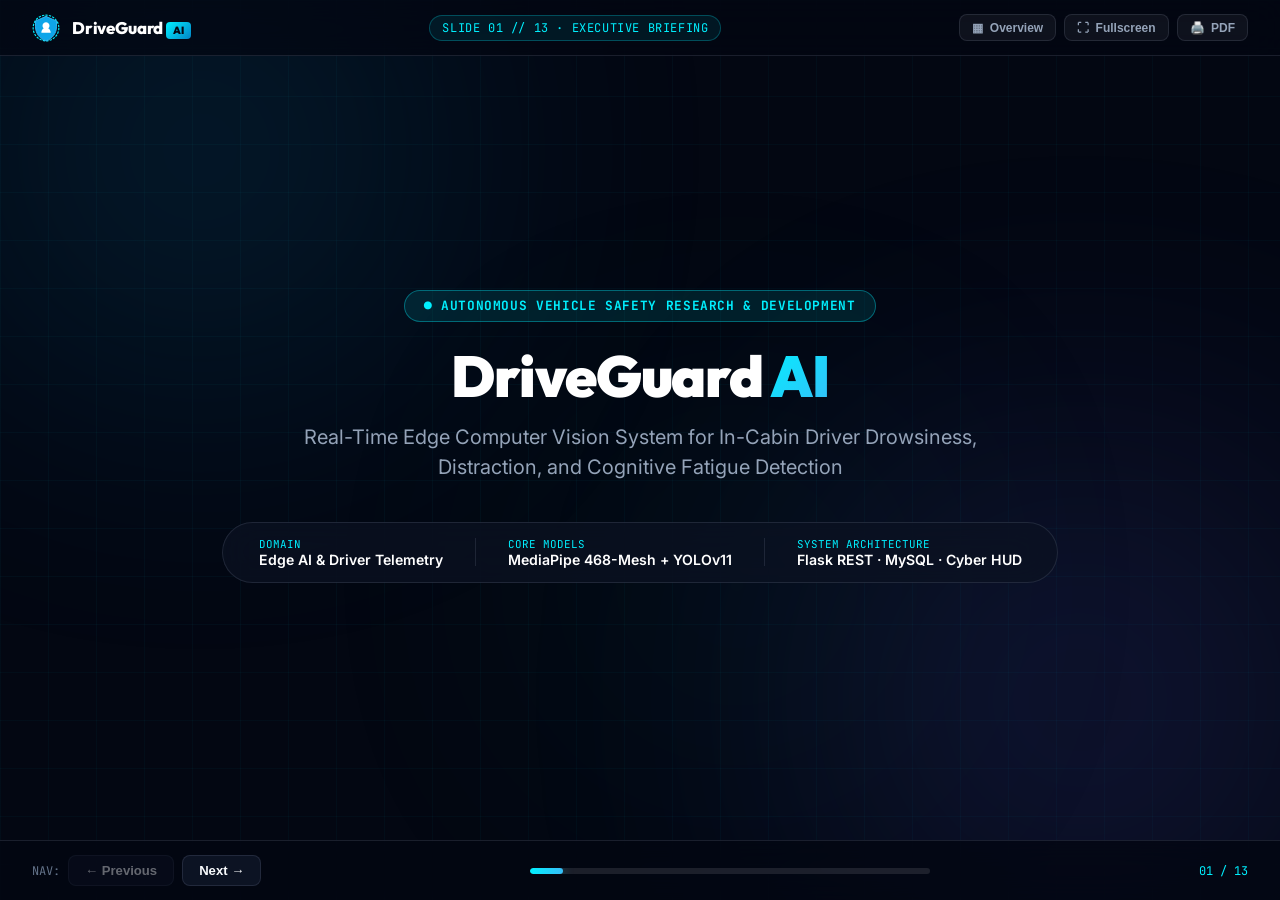
<file: presentation.html>
<!DOCTYPE html>
<html lang="en">
<head>
  <meta charset="UTF-8" />
  <meta name="viewport" content="width=device-width, initial-scale=1.0" />
  <meta name="description" content="DriveGuard AI — High-Tech Autonomous Driver Safety Presentation Deck" />
  <title>DriveGuard AI — Project Presentation Deck</title>
  <!-- Google Fonts -->
  <link rel="preconnect" href="https://fonts.googleapis.com" />
  <link rel="preconnect" href="https://fonts.gstatic.com" crossorigin />
  <link href="https://fonts.googleapis.com/css2?family=Outfit:wght@400;500;600;700;800;900&family=Inter:wght@300;400;500;600;700&family=JetBrains+Mono:wght@400;500;600;700&display=swap" rel="stylesheet" />
  <style>
    /* ================================================================
       DRIVEGUARD AI — FUTURISTIC PRESENTATION DECK STYLES
       ================================================================ */
    :root {
      --bg-base:        #030712;
      --bg-surface:     #080e1e;
      --bg-card:        rgba(11, 18, 34, 0.75);
      --bg-card-hover:  rgba(16, 26, 48, 0.90);
      --accent:         #00f0ff;          /* Cyber Cyan */
      --accent-glow:    rgba(0, 240, 255, 0.35);
      --green:          #10b981;          /* Laser Emerald */
      --green-glow:     rgba(16, 185, 129, 0.30);
      --red:            #ff3366;          /* Cyber Crimson */
      --red-glow:       rgba(255, 51, 102, 0.35);
      --orange:         #f59e0b;          /* Solar Amber */
      --purple:         #8b5cf6;          /* Neon Purple */
      --text-primary:   #f8fafc;
      --text-secondary: #94a3b8;
      --text-muted:     #64748b;
      --border:         rgba(148, 163, 184, 0.16);
      --border-accent:  rgba(0, 240, 255, 0.45);
      --radius:         16px;
      --font-brand:     'Outfit', -apple-system, sans-serif;
      --font-body:      'Inter', system-ui, sans-serif;
      --font-mono:      'JetBrains Mono', monospace;
    }

    * { box-sizing: border-box; margin: 0; padding: 0; }
    html, body {
      width: 100%; height: 100%; overflow: hidden;
      background: var(--bg-base);
      color: var(--text-primary);
      font-family: var(--font-body);
      -webkit-font-smoothing: antialiased;
      user-select: none;
    }

    /* Ambient Cyber Background Grid & Floating Lights */
    body::before {
      content: "";
      position: fixed; inset: 0;
      background-image:
        linear-gradient(rgba(0, 240, 255, 0.03) 1px, transparent 1px),
        linear-gradient(90deg, rgba(0, 240, 255, 0.03) 1px, transparent 1px);
      background-size: 48px 48px;
      pointer-events: none;
      z-index: 0;
    }

    .ambient-orb {
      position: fixed; border-radius: 50%; filter: blur(140px);
      pointer-events: none; z-index: 0; opacity: 0.28;
      animation: floatOrb 22s ease-in-out infinite alternate;
    }
    .orb-1 { width: 600px; height: 600px; background: radial-gradient(circle, #0ea5e9, transparent 70%); top: -150px; left: -100px; }
    .orb-2 { width: 700px; height: 700px; background: radial-gradient(circle, #6366f1, transparent 70%); bottom: -150px; right: -150px; animation-duration: 28s; }
    .orb-3 { width: 450px; height: 450px; background: radial-gradient(circle, #10b981, transparent 70%); top: 40%; left: 40%; opacity: 0.14; }

    @keyframes floatOrb {
      0%   { transform: translate(0, 0) scale(1); }
      50%  { transform: translate(30px, 40px) scale(1.08); }
      100% { transform: translate(-20px, 20px) scale(0.95); }
    }

    /* Presentation Viewport */
    .deck-container {
      position: relative; width: 100%; height: 100%;
      display: flex; flex-direction: column; z-index: 1;
    }

    /* Top Presentation Bar */
    .top-bar {
      display: flex; align-items: center; justify-content: space-between;
      padding: 0.85rem 2rem;
      border-bottom: 1px solid var(--border);
      background: rgba(3, 7, 18, 0.7);
      backdrop-filter: blur(16px);
      z-index: 10;
    }
    .bar-brand {
      display: flex; align-items: center; gap: 0.75rem;
    }
    .brand-logo-icon {
      width: 28px; height: 28px;
    }
    .brand-title {
      font-family: var(--font-brand); font-size: 1.05rem; font-weight: 800;
      letter-spacing: -0.01em; color: #fff;
    }
    .brand-badge {
      background: linear-gradient(135deg, var(--accent), #0284c7);
      color: #030712; font-size: 0.65rem; font-weight: 900;
      padding: 0.15rem 0.45rem; border-radius: 4px;
    }
    .slide-telemetry {
      font-family: var(--font-mono); font-size: 0.75rem; color: var(--accent);
      background: rgba(0, 240, 255, 0.08); border: 1px solid rgba(0, 240, 255, 0.25);
      padding: 0.25rem 0.75rem; border-radius: 20px;
      letter-spacing: 0.05em;
    }
    .top-controls {
      display: flex; align-items: center; gap: 0.5rem;
    }
    .btn-top {
      background: rgba(255, 255, 255, 0.05); border: 1px solid var(--border);
      color: var(--text-secondary); padding: 0.35rem 0.75rem; border-radius: 8px;
      font-size: 0.75rem; font-weight: 600; cursor: pointer;
      display: flex; align-items: center; gap: 0.4rem;
      transition: all 0.2s ease;
    }
    .btn-top:hover {
      background: rgba(0, 240, 255, 0.15); border-color: var(--accent);
      color: var(--accent);
    }

    /* Main Slides Stage */
    .slides-stage {
      flex: 1; position: relative; width: 100%; height: 100%;
      overflow: hidden;
    }

    .slide {
      position: absolute; inset: 0;
      padding: 2.5rem 4rem 4rem;
      display: flex; flex-direction: column;
      opacity: 0; pointer-events: none;
      transform: translateX(40px) scale(0.98);
      transition: opacity 0.45s cubic-bezier(0.16, 1, 0.3, 1), transform 0.45s cubic-bezier(0.16, 1, 0.3, 1);
      overflow-y: auto;
    }
    .slide.active {
      opacity: 1; pointer-events: all;
      transform: translateX(0) scale(1);
    }
    .slide.prev {
      transform: translateX(-40px) scale(0.98);
    }

    /* Common Slide Typography */
    .slide-header {
      margin-bottom: 2rem;
    }
    .slide-tag {
      font-family: var(--font-mono); font-size: 0.75rem; font-weight: 700;
      color: var(--accent); text-transform: uppercase; letter-spacing: 0.1em;
      display: inline-flex; align-items: center; gap: 0.4rem;
      margin-bottom: 0.4rem;
    }
    .slide-tag::before {
      content: ""; width: 8px; height: 8px; border-radius: 50%;
      background: var(--accent); box-shadow: 0 0 10px var(--accent);
    }
    .slide-title {
      font-family: var(--font-brand); font-size: 2.2rem; font-weight: 800;
      line-height: 1.15; color: #fff; letter-spacing: -0.02em;
    }
    .slide-title span {
      background: linear-gradient(135deg, var(--accent), #38bdf8);
      -webkit-background-clip: text; -webkit-text-fill-color: transparent;
    }
    .slide-subtitle {
      font-size: 1rem; color: var(--text-secondary); margin-top: 0.4rem; max-width: 850px;
    }

    /* Glassmorphic Slide Cards */
    .glass-box {
      background: var(--bg-card);
      backdrop-filter: blur(20px); -webkit-backdrop-filter: blur(20px);
      border: 1px solid var(--border);
      border-radius: var(--radius);
      padding: 1.5rem;
      box-shadow: 0 8px 32px rgba(0,0,0,0.4), inset 0 1px 1px rgba(255,255,255,0.06);
      position: relative; overflow: hidden;
      transition: all 0.25s ease;
    }
    .glass-box:hover {
      border-color: rgba(0, 240, 255, 0.3);
      box-shadow: 0 12px 40px rgba(0,0,0,0.5), 0 0 20px rgba(0, 240, 255, 0.15);
    }

    /* Layout Grids */
    .grid-2 { display: grid; grid-template-columns: 1fr 1fr; gap: 1.5rem; flex: 1; }
    .grid-3 { display: grid; grid-template-columns: repeat(3, 1fr); gap: 1.35rem; flex: 1; }
    .grid-4 { display: grid; grid-template-columns: repeat(4, 1fr); gap: 1.25rem; flex: 1; }
    .grid-split { display: grid; grid-template-columns: 1.1fr 0.9fr; gap: 1.75rem; flex: 1; }

    /* Key Metric Card */
    .stat-card {
      display: flex; flex-direction: column; justify-content: center;
      padding: 1.5rem; border-left: 3px solid var(--accent);
    }
    .stat-card.danger { border-left-color: var(--red); }
    .stat-card.warning { border-left-color: var(--orange); }
    .stat-card.success { border-left-color: var(--green); }
    .stat-num {
      font-family: var(--font-brand); font-size: 2.5rem; font-weight: 800;
      color: #fff; line-height: 1; margin-bottom: 0.5rem;
    }
    .stat-num.crimson { color: var(--red); text-shadow: 0 0 20px var(--red-glow); }
    .stat-num.cyan { color: var(--accent); text-shadow: 0 0 20px var(--accent-glow); }
    .stat-num.emerald { color: var(--green); text-shadow: 0 0 20px var(--green-glow); }
    .stat-label {
      font-size: 0.85rem; font-weight: 700; color: var(--text-primary); margin-bottom: 0.35rem;
    }
    .stat-desc {
      font-size: 0.78rem; color: var(--text-secondary); line-height: 1.45;
    }

    /* SVG Graphics & Architecture Flow */
    .flow-pipeline {
      display: flex; align-items: center; justify-content: space-between;
      gap: 0.5rem; width: 100%; margin: 1rem 0;
    }
    .flow-step {
      flex: 1; background: rgba(15, 23, 42, 0.75); border: 1px solid var(--border);
      border-radius: 12px; padding: 1rem 0.85rem; text-align: center;
      position: relative; transition: all 0.25s;
    }
    .flow-step:hover {
      border-color: var(--accent); transform: translateY(-4px);
      box-shadow: 0 0 20px rgba(0, 240, 255, 0.2);
    }
    .flow-icon { font-size: 1.6rem; margin-bottom: 0.5rem; display: block; }
    .flow-name { font-size: 0.82rem; font-weight: 700; color: #fff; margin-bottom: 0.25rem; }
    .flow-sub { font-size: 0.68rem; color: var(--text-muted); font-family: var(--font-mono); }
    .flow-arrow {
      color: var(--accent); font-weight: 900; font-size: 1.1rem;
      opacity: 0.7; animation: pulseArrow 1.5s infinite;
    }
    @keyframes pulseArrow {
      0%, 100% { transform: translateX(0); opacity: 0.6; }
      50% { transform: translateX(3px); opacity: 1; }
    }

    /* Math Formulas */
    .math-formula {
      font-family: var(--font-mono); background: rgba(3, 7, 18, 0.8);
      border: 1px solid rgba(0, 240, 255, 0.3); border-radius: 10px;
      padding: 0.9rem 1.2rem; color: var(--accent); font-size: 0.95rem;
      display: inline-block; margin: 0.65rem 0; box-shadow: 0 4px 16px rgba(0,0,0,0.4);
    }

    /* Feature Bullet Items */
    .feature-list { list-style: none; display: flex; flex-direction: column; gap: 0.85rem; }
    .feature-item {
      display: flex; align-items: flex-start; gap: 0.75rem; font-size: 0.88rem; color: var(--text-secondary);
      line-height: 1.5;
    }
    .feature-bullet {
      width: 18px; height: 18px; border-radius: 50%; background: rgba(0, 240, 255, 0.15);
      border: 1px solid var(--accent); color: var(--accent);
      display: flex; align-items: center; justify-content: center; font-size: 0.65rem;
      font-weight: 900; flex-shrink: 0; margin-top: 2px;
    }
    .feature-item strong { color: #fff; font-weight: 600; }

    /* Comparison Table */
    .slide-table {
      width: 100%; border-collapse: collapse; font-size: 0.82rem;
      border: 1px solid var(--border); border-radius: 12px; overflow: hidden;
    }
    .slide-table th {
      background: rgba(15, 23, 42, 0.9); padding: 0.75rem 1rem;
      text-align: left; font-weight: 700; color: #fff; border-bottom: 1px solid var(--border);
      font-family: var(--font-mono); font-size: 0.75rem; letter-spacing: 0.05em;
    }
    .slide-table td {
      padding: 0.75rem 1rem; border-bottom: 1px solid rgba(148, 163, 184, 0.08);
      color: var(--text-secondary);
    }
    .slide-table tr:hover td { background: rgba(0, 240, 255, 0.04); }

    /* Slide 1 Cover Page Custom Styles */
    .cover-layout {
      display: flex; flex-direction: column; justify-content: center;
      align-items: center; height: 100%; text-align: center;
    }
    .cover-badge {
      display: inline-flex; align-items: center; gap: 0.5rem;
      background: rgba(0, 240, 255, 0.1); border: 1px solid rgba(0, 240, 255, 0.35);
      border-radius: 30px; padding: 0.4rem 1.2rem; color: var(--accent);
      font-family: var(--font-mono); font-size: 0.8rem; font-weight: 700;
      margin-bottom: 1.5rem; letter-spacing: 0.05em;
    }
    .cover-title {
      font-family: var(--font-brand); font-size: 3.6rem; font-weight: 900;
      letter-spacing: -0.02em; line-height: 1.05; margin-bottom: 1rem; color: #fff;
    }
    .cover-subtitle {
      font-size: 1.25rem; color: var(--text-secondary); max-width: 780px;
      line-height: 1.5; margin-bottom: 2.5rem;
    }
    .cover-meta {
      display: flex; align-items: center; gap: 2rem;
      background: var(--bg-card); border: 1px solid var(--border);
      border-radius: 50px; padding: 0.85rem 2.2rem;
      backdrop-filter: blur(20px);
    }
    .meta-col { text-align: left; }
    .meta-label { font-size: 0.68rem; font-family: var(--font-mono); color: var(--accent); text-transform: uppercase; }
    .meta-val { font-size: 0.88rem; font-weight: 600; color: #fff; }
    .meta-divider { width: 1px; height: 28px; background: var(--border); }

    /* Bottom Navigation Dock */
    .bottom-bar {
      display: flex; align-items: center; justify-content: space-between;
      padding: 0.85rem 2rem;
      border-top: 1px solid var(--border);
      background: rgba(3, 7, 18, 0.8);
      backdrop-filter: blur(16px);
      z-index: 10;
    }
    .progress-track {
      flex: 1; max-width: 400px; height: 6px;
      background: rgba(255, 255, 255, 0.1); border-radius: 10px;
      margin: 0 1.5rem; overflow: hidden; position: relative;
    }
    .progress-fill {
      height: 100%; width: 8.33%;
      background: linear-gradient(90deg, var(--accent), #38bdf8);
      border-radius: 10px; box-shadow: 0 0 12px var(--accent-glow);
      transition: width 0.35s ease;
    }
    .nav-buttons {
      display: flex; align-items: center; gap: 0.65rem;
    }
    .btn-nav {
      background: rgba(15, 23, 42, 0.8); border: 1px solid var(--border);
      color: var(--text-primary); padding: 0.45rem 1rem; border-radius: 8px;
      font-size: 0.82rem; font-weight: 600; cursor: pointer;
      display: flex; align-items: center; gap: 0.45rem;
      transition: all 0.2s ease;
    }
    .btn-nav:hover:not(:disabled) {
      background: rgba(0, 240, 255, 0.15); border-color: var(--accent);
      color: var(--accent); box-shadow: 0 0 14px rgba(0, 240, 255, 0.25);
    }
    .btn-nav:disabled { opacity: 0.4; cursor: not-allowed; }

    /* Interactive Slide Selector Drawer / Grid Overview */
    .overview-modal {
      position: fixed; inset: 0; background: rgba(3, 7, 18, 0.92);
      backdrop-filter: blur(24px); z-index: 100;
      padding: 3rem; display: none; flex-direction: column;
    }
    .overview-modal.open { display: flex; }
    .overview-header {
      display: flex; align-items: center; justify-content: space-between;
      margin-bottom: 2rem;
    }
    .overview-grid {
      display: grid; grid-template-columns: repeat(4, 1fr); gap: 1.25rem;
      overflow-y: auto; flex: 1; padding-bottom: 2rem;
    }
    .thumb-card {
      background: var(--bg-card); border: 1px solid var(--border);
      border-radius: 12px; padding: 1rem; cursor: pointer;
      transition: all 0.2s; position: relative;
    }
    .thumb-card:hover, .thumb-card.active {
      border-color: var(--accent); transform: scale(1.02);
      box-shadow: 0 0 20px rgba(0, 240, 255, 0.25);
    }
    .thumb-card.active::before {
      content: "ACTIVE"; position: absolute; top: 8px; right: 8px;
      font-size: 0.6rem; font-family: var(--font-mono); font-weight: 900;
      color: #030712; background: var(--accent); padding: 2px 6px; border-radius: 4px;
    }
    .thumb-num { font-size: 0.72rem; font-family: var(--font-mono); color: var(--accent); margin-bottom: 0.25rem; }
    .thumb-title { font-size: 0.92rem; font-weight: 700; color: #fff; }

    /* Print Styles (Export to PDF) */
    @media print {
      body { overflow: visible !important; }
      .deck-container { height: auto !important; }
      .top-bar, .bottom-bar, .overview-modal, .ambient-orb { display: none !important; }
      .slides-stage { overflow: visible !important; }
      .slide {
        position: relative !important; inset: auto !important;
        opacity: 1 !important; transform: none !important;
        page-break-after: always; height: 100vh !important;
        padding: 3rem !important; display: flex !important;
      }
    }
  </style>
</head>
<body>

  <!-- Ambient Light Orbs -->
  <div class="ambient-orb orb-1"></div>
  <div class="ambient-orb orb-2"></div>
  <div class="ambient-orb orb-3"></div>

  <div class="deck-container">
    <!-- Top Telemetry Header -->
    <header class="top-bar">
      <div class="bar-brand">
        <svg class="brand-logo-icon" viewBox="0 0 48 48" fill="none">
          <circle cx="24" cy="24" r="22" stroke="#00f0ff" stroke-width="2" stroke-dasharray="4 2"/>
          <path d="M24 4L6 12V22C6 33.1 13.6 43.3 24 46C34.4 43.3 42 33.1 42 22V12L24 4Z" fill="url(#gradLogo)" stroke="#38bdf8" stroke-width="1.5"/>
          <path d="M24 14C21 14 18 16 18 20C18 22 19 23.5 20.5 24.5C18.5 25.5 16 28 16 32H32C32 28 29.5 25.5 27.5 24.5C29 23.5 30 22 30 20C30 16 27 14 24 14Z" fill="#fff"/>
          <defs>
            <linearGradient id="gradLogo" x1="6" y1="4" x2="42" y2="46">
              <stop offset="0%" stop-color="#0ea5e9"/>
              <stop offset="100%" stop-color="#06b6d4"/>
            </linearGradient>
          </defs>
        </svg>
        <span class="brand-title">DriveGuard <span class="brand-badge">AI</span></span>
      </div>

      <div class="slide-telemetry" id="slideTelemetry">SLIDE 01 // 13 · EXECUTIVE BRIEFING</div>

      <div class="top-controls">
        <button class="btn-top" id="btnOverview" title="Slide Overview Grid (Press O)">
          <span>▦</span> Overview
        </button>
        <button class="btn-top" id="btnFullscreen" title="Toggle Fullscreen (Press F)">
          <span>⛶</span> Fullscreen
        </button>
        <button class="btn-top" id="btnPrint" title="Print / Export PDF (Ctrl+P)">
          <span>🖨️</span> PDF
        </button>
      </div>
    </header>

    <!-- Main Slides Stage -->
    <main class="slides-stage" id="slidesStage">

      <!-- ==========================================
           SLIDE 1: TITLE & TEAM
           ========================================== -->
      <section class="slide active" data-slide="1" data-tag="Title & Overview">
        <div class="cover-layout">
          <div class="cover-badge">
            <span>●</span> AUTONOMOUS VEHICLE SAFETY RESEARCH & DEVELOPMENT
          </div>
          <h1 class="cover-title">
            DriveGuard <span style="background: linear-gradient(135deg, #00f0ff, #38bdf8); -webkit-background-clip: text; -webkit-text-fill-color: transparent;">AI</span>
          </h1>
          <p class="cover-subtitle">
            Real-Time Edge Computer Vision System for In-Cabin Driver Drowsiness, Distraction, and Cognitive Fatigue Detection
          </p>

          <div class="cover-meta">
            <div class="meta-col">
              <div class="meta-label">Domain</div>
              <div class="meta-val">Edge AI & Driver Telemetry</div>
            </div>
            <div class="meta-divider"></div>
            <div class="meta-col">
              <div class="meta-label">Core Models</div>
              <div class="meta-val">MediaPipe 468-Mesh + YOLOv11</div>
            </div>
            <div class="meta-divider"></div>
            <div class="meta-col">
              <div class="meta-label">System Architecture</div>
              <div class="meta-val">Flask REST · MySQL · Cyber HUD</div>
            </div>
          </div>
        </div>
      </section>

      <!-- ==========================================
           SLIDE 2: INTRODUCTION & PROBLEM STATEMENT
           ========================================== -->
      <section class="slide" data-slide="2" data-tag="Context & Motivation">
        <div class="slide-header">
          <div class="slide-tag">Problem Statement</div>
          <h2 class="slide-title">The Silent Threat of <span>Driver Fatigue & Inattention</span></h2>
          <p class="slide-subtitle">Preventable vehicular collisions cause over 1.35 million global fatalities each year.</p>
        </div>

        <div class="grid-3" style="margin-bottom: 1.5rem;">
          <div class="glass-box stat-card danger">
            <div class="stat-num crimson">1.35M</div>
            <div class="stat-label">Annual Global Fatalities</div>
            <div class="stat-desc">Road traffic injuries are the leading cause of death globally for children and young adults (WHO).</div>
          </div>
          <div class="glass-box stat-card warning">
            <div class="stat-num" style="color: var(--orange);">20–30%</div>
            <div class="stat-label">Attributed to Driver Fatigue</div>
            <div class="stat-desc">Cognitive exhaustion and micro-sleep episodes cause high-speed highway collisions with zero braking time.</div>
          </div>
          <div class="glass-box stat-card danger">
            <div class="stat-num crimson">23×</div>
            <div class="stat-label">Crash Risk During Phone Use</div>
            <div class="stat-desc">Texting takes eyes off the road for an average of 4.6 seconds—traversing an entire football field blindfolded.</div>
          </div>
        </div>

        <div class="glass-box" style="border-left: 3px solid var(--accent);">
          <div style="font-weight: 700; color: #fff; margin-bottom: 0.35rem; font-size: 0.95rem;">
            ⚠️ The Existing Industry Flaw: "Alert Fatigue" & False Alarms
          </div>
          <p style="font-size: 0.85rem; color: var(--text-secondary); line-height: 1.5;">
            Traditional driver monitors sound shrill alarms whenever a driver's head turns away from the forward road. However, <strong style="color: #fff;">checking side-view mirrors is essential safe driving</strong>. Constant false alarms cause 68% of commercial drivers to disable safety systems. A context-aware system is urgently required.
          </p>
        </div>
      </section>

      <!-- ==========================================
           SLIDE 3: MARKET SIZE, VALUE & REGULATIONS
           ========================================== -->
      <section class="slide" data-slide="3" data-tag="Market Opportunity">
        <div class="slide-header">
          <div class="slide-tag">Market Value & Regulations</div>
          <h2 class="slide-title">A Rapidly Expanding <span>$4.8B Global Market</span></h2>
          <p class="slide-subtitle">Driver monitoring systems have shifted from an optional feature into a legally mandated global requirement.</p>
        </div>

        <div class="grid-4" style="margin-bottom: 1.5rem;">
          <div class="glass-box stat-card success">
            <div class="stat-num cyan">$4.8B</div>
            <div class="stat-label">Market Size by 2030</div>
            <div class="stat-desc">Global Driver Monitoring Systems (DMS) market growing rapidly at a CAGR of 12.8%.</div>
          </div>
          <div class="glass-box stat-card warning">
            <div class="stat-num" style="color: var(--orange);">EU GSR</div>
            <div class="stat-label">Government Mandates</div>
            <div class="stat-desc">EU General Safety Regulations mandate Drowsiness & Attention Warning (DDAW) on all new vehicles.</div>
          </div>
          <div class="glass-box stat-card success">
            <div class="stat-num emerald">5-Star</div>
            <div class="stat-label">Euro NCAP Requirement</div>
            <div class="stat-desc">Vehicles cannot achieve top crash-safety ratings without active in-cabin driver monitoring.</div>
          </div>
          <div class="glass-box stat-card success">
            <div class="stat-num cyan">15–25%</div>
            <div class="stat-label">Insurance Premium Savings</div>
            <div class="stat-desc">Fleets deploying certified driver scorecards negotiate substantially lower commercial premiums.</div>
          </div>
        </div>

        <div class="grid-2">
          <div class="glass-box">
            <div style="font-weight: 700; color: #fff; font-size: 0.95rem; margin-bottom: 0.5rem;">
              💰 The Cost of Inaction vs. DriveGuard AI ROI
            </div>
            <p style="font-size: 0.82rem; color: var(--text-secondary); line-height: 1.5;">
              A single heavy commercial truck rollover averages <strong>$148,000 to $500,000+</strong> in vehicle repair, medical claims, damaged cargo, and legal defense costs. DriveGuard AI delivers a direct return on investment within months by preventing high-severity collisions before they occur.
            </p>
          </div>
          <div class="glass-box">
            <div style="font-weight: 700; color: var(--green); font-size: 0.95rem; margin-bottom: 0.5rem;">
              ⚖️ Corporate Legal Defense & Blackbox Audits
            </div>
            <p style="font-size: 0.82rem; color: var(--text-secondary); line-height: 1.5;">
              In traffic accident litigation, transportation companies face severe liability. DriveGuard AI's relational database stores continuous timestamped safety logs, providing irrefutable proof that the driver was attentive, alert, and operating responsibly.
            </p>
          </div>
        </div>
      </section>

      <!-- ==========================================
           SLIDE 4: REAL-WORLD APPLICATIONS & USE CASES
           ========================================== -->
      <section class="slide" data-slide="4" data-tag="Commercial Applications">
        <div class="slide-header">
          <div class="slide-tag">Real-World Deployment</div>
          <h2 class="slide-title">Multi-Industry <span>Commercial Applications</span></h2>
          <p class="slide-subtitle">Versatile, edge-ready architecture protecting drivers, passengers, and multi-million dollar assets.</p>
        </div>

        <div class="grid-3" style="margin-bottom: 1rem;">
          <div class="glass-box" style="border-top: 3px solid var(--accent);">
            <div style="font-size: 1.5rem; margin-bottom: 0.4rem;">🚚</div>
            <div style="font-weight: 700; color: #fff; font-size: 0.95rem; margin-bottom: 0.35rem;">
              Long-Haul Freight & Logistics
            </div>
            <p style="font-size: 0.8rem; color: var(--text-secondary); line-height: 1.45;">
              Overnight highway routes trigger involuntary microsleep episodes. Automated rest-break scheduling and drowsiness alerts protect valuable cargo and prevent deadly multi-vehicle highway pileups.
            </p>
          </div>

          <div class="glass-box" style="border-top: 3px solid var(--green);">
            <div style="font-size: 1.5rem; margin-bottom: 0.4rem;">🚕</div>
            <div style="font-weight: 700; color: #fff; font-size: 0.95rem; margin-bottom: 0.35rem;">
              Ride-Hailing (Uber, Ola, Lyft)
            </div>
            <p style="font-size: 0.8rem; color: var(--text-secondary); line-height: 1.45;">
              Validates driver attentiveness, stops dangerous handheld smartphone texting during trips, ensures passenger peace of mind, and maintains high customer service ratings.
            </p>
          </div>

          <div class="glass-box" style="border-top: 3px solid var(--orange);">
            <div style="font-size: 1.5rem; margin-bottom: 0.4rem;">🚌</div>
            <div style="font-weight: 700; color: #fff; font-size: 0.95rem; margin-bottom: 0.35rem;">
              School Buses & Public Transit
            </div>
            <p style="font-size: 0.8rem; color: var(--text-secondary); line-height: 1.45;">
              Zero-tolerance safety enforcement for school children and daily city commuters. Instantly warns drivers during momentary lapses and transmits incident telemetry to central dispatch.
            </p>
          </div>
        </div>

        <div class="grid-2">
          <div class="glass-box" style="border-top: 3px solid var(--red);">
            <div style="display: flex; align-items: center; gap: 0.6rem; margin-bottom: 0.4rem;">
              <span style="font-size: 1.3rem;">🏗️</span>
              <span style="font-weight: 700; color: #fff; font-size: 0.95rem;">Mining & Heavy Industrial Machinery</span>
            </div>
            <p style="font-size: 0.8rem; color: var(--text-secondary); line-height: 1.45;">
              Massive quarry haul trucks and cranes operating in low-light, monotonous environments. Night Vision enables uninterrupted fatigue surveillance in pitch-black pit mines.
            </p>
          </div>

          <div class="glass-box" style="border-top: 3px solid #a855f7;">
            <div style="display: flex; align-items: center; gap: 0.6rem; margin-bottom: 0.4rem;">
              <span style="font-size: 1.3rem;">🚗</span>
              <span style="font-weight: 700; color: #fff; font-size: 0.95rem;">Usage-Based Insurance (UBI)</span>
            </div>
            <p style="font-size: 0.8rem; color: var(--text-secondary); line-height: 1.45;">
              "Pay-How-You-Drive" telematics. Insurance companies reward safe, disciplined drivers (Grade A/B) with up to 25% cash-back discounts based on objective DriveGuard scorecards.
            </p>
          </div>
        </div>
      </section>

      <!-- ==========================================
           SLIDE 5: OBJECTIVES & SCOPE
           ========================================== -->
      <section class="slide" data-slide="5" data-tag="Goals & Deliverables">
        <div class="slide-header">
          <div class="slide-tag">Objectives & Scope</div>
          <h2 class="slide-title">System <span>Objectives & Technical Scope</span></h2>
          <p class="slide-subtitle">Building an end-to-end, multi-modal driver safety cockpit operating entirely in real-time.</p>
        </div>

        <div class="grid-2">
          <div class="glass-box">
            <div style="font-size: 1.1rem; font-weight: 700; color: var(--accent); margin-bottom: 1rem; display: flex; align-items: center; gap: 0.5rem;">
              <span>🎯</span> Core Technical Objectives
            </div>
            <ul class="feature-list">
              <li class="feature-item">
                <span class="feature-bullet">1</span>
                <div><strong>Sub-50ms Real-Time Vision:</strong> Continuous video inference processing 30+ FPS on edge CPUs without GPU dependency.</div>
              </li>
              <li class="feature-item">
                <span class="feature-bullet">2</span>
                <div><strong>Multi-Modal Feature Fusion:</strong> Synchronous tracking of eye blinks (EAR), yawning mouth openness (MAR), and head yaw/pitch.</div>
              </li>
              <li class="feature-item">
                <span class="feature-bullet">3</span>
                <div><strong>YOLO Contraband Object Detection:</strong> Immediate identification of handheld smartphones and secondary devices.</div>
              </li>
              <li class="feature-item">
                <span class="feature-bullet">4</span>
                <div><strong>False-Alarm Elimination:</strong> Contextual classification differentiating safe mirror glances from true off-road distraction.</div>
              </li>
            </ul>
          </div>

          <div class="glass-box">
            <div style="font-size: 1.1rem; font-weight: 700; color: var(--green); margin-bottom: 1rem; display: flex; align-items: center; gap: 0.5rem;">
              <span>🚀</span> Architectural Deliverables
            </div>
            <ul class="feature-list">
              <li class="feature-item">
                <span class="feature-bullet" style="border-color: var(--green); color: var(--green);">5</span>
                <div><strong>Graduated 3-Stage Intervention:</strong> Seamless escalation from Stage 0 (Normal) ➔ Stage 1 (Caution) ➔ Stage 2 (Critical Alarm).</div>
              </li>
              <li class="feature-item">
                <span class="feature-bullet" style="border-color: var(--green); color: var(--green);">6</span>
                <div><strong>Dynamic Driver Scorecard:</strong> Real-time numerical rating (0–100%) grading driver safety with persistent session audits.</div>
              </li>
              <li class="feature-item">
                <span class="feature-bullet" style="border-color: var(--green); color: var(--green);">7</span>
                <div><strong>Rest Break Fatigue Management:</strong> Driving duration tracking with automated mandatory rest advisories.</div>
              </li>
              <li class="feature-item">
                <span class="feature-bullet" style="border-color: var(--green); color: var(--green);">8</span>
                <div><strong>Cockpit Telemetry HUD:</strong> Tesla Cyberpunk-inspired dashboard with perimeter alert lighting and audio beeps.</div>
              </li>
            </ul>
          </div>
        </div>
      </section>

      <!-- ==========================================
           SLIDE 6: SYSTEM ARCHITECTURE & PIPELINE
           ========================================== -->
      <section class="slide" data-slide="6" data-tag="System Design">
        <div class="slide-header">
          <div class="slide-tag">Architecture & Pipeline</div>
          <h2 class="slide-title">End-to-End <span>Real-Time Inference Pipeline</span></h2>
          <p class="slide-subtitle">Multi-threaded vision ingestion, dual model inference, threat engine, and client HUD delivery.</p>
        </div>

        <div class="flow-pipeline">
          <div class="flow-step">
            <span class="flow-icon">📹</span>
            <div class="flow-name">Video Capture</div>
            <div class="flow-sub">OpenCV VideoStream<br>30 FPS RGB Frame</div>
          </div>
          <span class="flow-arrow">➔</span>
          <div class="flow-step">
            <span class="flow-icon">🧠</span>
            <div class="flow-name">Dual AI Models</div>
            <div class="flow-sub">MediaPipe 468-Mesh<br>+ YOLOv11 Tensor</div>
          </div>
          <span class="flow-arrow">➔</span>
          <div class="flow-step">
            <span class="flow-icon">📐</span>
            <div class="flow-name">Biometric Metrics</div>
            <div class="flow-sub">EAR (Eyes) · MAR (Mouth)<br>Head Pose (Yaw/Pitch)</div>
          </div>
          <span class="flow-arrow">➔</span>
          <div class="flow-step">
            <span class="flow-icon">⚡</span>
            <div class="flow-name">Threat Classifier</div>
            <div class="flow-sub">Stage 0 · 1 · 2 Escalation<br>Mirror Glance Gating</div>
          </div>
          <span class="flow-arrow">➔</span>
          <div class="flow-step">
            <span class="flow-icon">🗄️</span>
            <div class="flow-name">Data Persistence</div>
            <div class="flow-sub">Flask REST Server<br>MySQL Event Logging</div>
          </div>
          <span class="flow-arrow">➔</span>
          <div class="flow-step">
            <span class="flow-icon">🖥️</span>
            <div class="flow-name">Cockpit HUD</div>
            <div class="flow-sub">Glassmorphic UI<br>Vignette & Audio Beep</div>
          </div>
        </div>

        <div class="grid-2" style="margin-top: 1.5rem;">
          <div class="glass-box">
            <div style="font-weight: 700; color: #fff; margin-bottom: 0.5rem; font-size: 0.95rem;">
              🧵 Multi-Threaded Concurrency
            </div>
            <p style="font-size: 0.82rem; color: var(--text-secondary); line-height: 1.5;">
              Webcam capture and AI frame decoding run in a dedicated background worker thread decoupled from the Flask HTTP server. HTTP status polling (`/api/status`) operates asynchronously at 500ms intervals, ensuring zero stuttering on live video feeds.
            </p>
          </div>
          <div class="glass-box">
            <div style="font-weight: 700; color: #fff; margin-bottom: 0.5rem; font-size: 0.95rem;">
              🛡️ Temporal Smoothing Buffer
            </div>
            <p style="font-size: 0.82rem; color: var(--text-secondary); line-height: 1.5;">
              A 7-frame sliding window buffer (`deque(maxlen=7)`) applies moving averages over calculated EAR and MAR values. This completely eliminates false alert flicker caused by natural eye blinks (100–300ms) or rapid speech.
            </p>
          </div>
        </div>
      </section>

      <!-- ==========================================
           SLIDE 7: OBJECT DETECTION MODEL (YOLO)
           ========================================== -->
      <section class="slide" data-slide="7" data-tag="Deep Learning Models">
        <div class="slide-header">
          <div class="slide-tag">YOLOv11 Object Detection</div>
          <h2 class="slide-title">Deep Learning <span>Handheld Device & Phone Detection</span></h2>
          <p class="slide-subtitle">Ultra-fast CNN object localization executing concurrent sub-30ms inference.</p>
        </div>

        <div class="grid-split">
          <div class="glass-box">
            <div style="font-weight: 700; color: #fff; font-size: 1.05rem; margin-bottom: 1rem;">
              📱 Model Configuration & Tuning
            </div>
            <table class="slide-table">
              <tr><th>Parameter</th><th>Value</th><th>Engineering Rationale</th></tr>
              <tr><td>Architecture</td><td>YOLOv11 Nano (`yolo11n.pt`)</td><td>Lightweight 2.6M parameters optimized for edge CPUs</td></tr>
              <tr><td>Target Classes</td><td>#67 (cell phone), #65 (remote)</td><td>Detects dark phones held in awkward angles/orientations</td></tr>
              <tr><td>Confidence Threshold</td><td>0.20 (Tuned from 0.55)</td><td>Overcomes low-light webcam attenuation and hand occlusions</td></tr>
              <tr><td>Inference Latency</td><td>~24ms per frame</td><td>Leaves headroom for MediaPipe 468-point mesh computation</td></tr>
              <tr><td>Detection Lag</td><td>1 Frame (Instant Alert)</td><td>Zero-delay critical response when phone enters driver hand</td></tr>
            </table>
          </div>

          <div class="glass-box">
            <div style="font-weight: 700; color: var(--accent); font-size: 1.05rem; margin-bottom: 0.75rem;">
              🛠️ Windows NMS Architecture Workaround
            </div>
            <p style="font-size: 0.82rem; color: var(--text-secondary); line-height: 1.5; margin-bottom: 1rem;">
              On Windows systems, PyTorch often throws <code style="color: var(--red);">RuntimeError: operator torchvision::nms does not exist</code> due to missing C++ compiler extensions.
            </p>
            <div style="background: rgba(3, 7, 18, 0.9); border: 1px solid var(--border); border-radius: 8px; padding: 0.85rem; font-family: var(--font-mono); font-size: 0.75rem; color: #38bdf8;">
              # Routed to pure PyTorch tensor NMS:<br>
              from ultralytics.utils.nms import TorchNMS<br>
              _tv = types.ModuleType('torchvision')<br>
              _tv.ops.nms = TorchNMS.nms<br>
              sys.modules['torchvision'] = _tv
            </div>
            <p style="font-size: 0.8rem; color: var(--green); margin-top: 0.75rem; font-weight: 600;">
              ✓ Enables 100% full-speed GPU/CPU NMS with zero crashes or C++ binary dependencies.
            </p>
          </div>
        </div>
      </section>

      <!-- ==========================================
           SLIDE 8: NOVELTY & KEY HIGHLIGHTS
           ========================================== -->
      <section class="slide" data-slide="8" data-tag="Innovation & Contributions">
        <div class="slide-header">
          <div class="slide-tag">Novelty & Core Contributions</div>
          <h2 class="slide-title">What Makes <span>DriveGuard AI Novel?</span></h2>
          <p class="slide-subtitle">Three key technological breakthroughs solving real-world driver monitoring hurdles.</p>
        </div>

        <div class="grid-3">
          <div class="glass-box" style="border-top: 3px solid var(--green);">
            <div style="font-size: 1.4rem; margin-bottom: 0.5rem;">🔍</div>
            <div style="font-weight: 700; color: #fff; font-size: 1.05rem; margin-bottom: 0.5rem;">
              1. Context-Aware Mirror Checking
            </div>
            <div style="font-size: 0.75rem; color: var(--green); font-family: var(--font-mono); margin-bottom: 0.75rem;">
              NO FALSE ALARMS FOR SAFE DRIVING
            </div>
            <p style="font-size: 0.82rem; color: var(--text-secondary); line-height: 1.5;">
              Differentiates between checking side-view mirrors (0.3s–1.2s glance duration) and true off-road distraction (&gt;1.5s). Driver receives an emerald confirmation badge with <strong style="color: #fff;">zero score deduction</strong>.
            </p>
          </div>

          <div class="glass-box" style="border-top: 3px solid var(--accent);">
            <div style="font-size: 1.4rem; margin-bottom: 0.5rem;">⚡</div>
            <div style="font-weight: 700; color: #fff; font-size: 1.05rem; margin-bottom: 0.5rem;">
              2. Graduated Threat Escalation
            </div>
            <div style="font-size: 0.75rem; color: var(--accent); font-family: var(--font-mono); margin-bottom: 0.75rem;">
              STAGE 0 ➔ STAGE 1 ➔ STAGE 2 MATRIX
            </div>
            <p style="font-size: 0.82rem; color: var(--text-secondary); line-height: 1.5;">
              Replaces binary buzzers. Stage 0 is focused; Stage 1 uses soft ambient amber perimeter pulses and chimes for yawning; Stage 2 activates crimson flashing strobes and sharp alert buzzers for microsleep or phone usage.
            </p>
          </div>

          <div class="glass-box" style="border-top: 3px solid var(--orange);">
            <div style="font-size: 1.4rem; margin-bottom: 0.5rem;">⏱️</div>
            <div style="font-weight: 700; color: #fff; font-size: 1.05rem; margin-bottom: 0.5rem;">
              3. Rest Break Fatigue Manager
            </div>
            <div style="font-size: 0.75rem; color: var(--orange); font-family: var(--font-mono); margin-bottom: 0.75rem;">
              CONTINUOUS VIGILANCE TRACKING
            </div>
            <p style="font-size: 0.82rem; color: var(--text-secondary); line-height: 1.5;">
              Continuous driving fatigue causes involuntary attention lapses. The dashboard tracks continuous drive time and enforces mandatory rest break advisories after 2 hours of non-stop highway transit.
            </p>
          </div>
        </div>
      </section>

      <!-- ==========================================
           SLIDE 9: DATABASE & DRIVER ANALYTICS
           ========================================== -->
      <section class="slide" data-slide="9" data-tag="Data Persistence">
        <div class="slide-header">
          <div class="slide-tag">Database & Scoring Engine</div>
          <h2 class="slide-title">Relational Database & <span>Driver Safety Scoring</span></h2>
          <p class="slide-subtitle">Full longitudinal tracking with session audits and real-time risk evaluation.</p>
        </div>

        <div class="grid-split">
          <div class="glass-box">
            <div style="font-weight: 700; color: #fff; font-size: 1.05rem; margin-bottom: 0.85rem;">
              🗄️ MySQL Database Schema
            </div>
            <table class="slide-table">
              <tr><th>Table Name</th><th>Key Attributes</th><th>Function</th></tr>
              <tr><td><code>drivers</code></td><td>driver_id, driver_code, name, vehicle_reg</td><td>Driver identity & vehicle binding</td></tr>
              <tr><td><code>driver_sessions</code></td><td>session_id, start_time, duration, final_score</td><td>Historical drive session performance</td></tr>
              <tr><td><code>safety_alerts</code></td><td>alert_id, session_id, alert_type, timestamp</td><td>Granular event logs (Drowsy/Phone/Distract)</td></tr>
              <tr><td><code>biometrics</code></td><td>record_id, ear_val, mouth_val, head_yaw</td><td>Periodic telemetry snapshots for analytics</td></tr>
            </table>
          </div>

          <div class="glass-box">
            <div style="font-weight: 700; color: var(--green); font-size: 1.05rem; margin-bottom: 0.75rem;">
              📊 Dynamic Scoring Algorithm
            </div>
            <p style="font-size: 0.82rem; color: var(--text-secondary); margin-bottom: 0.75rem;">
              Every driver begins their journey with <strong>100 points</strong>. Points are deducted based on incident severity:
            </p>
            <div class="math-formula" style="font-size: 0.82rem;">
              Score = 100 - (5 \times N_{yawn}) - (10 \times N_{distract}) - (15 \times N_{phone}) - (15 \times N_{drowsy})
            </div>
            <div style="display: grid; grid-template-columns: repeat(4, 1fr); gap: 0.5rem; margin-top: 1rem; text-align: center;">
              <div style="background: rgba(16, 185, 129, 0.15); border: 1px solid var(--green); padding: 0.5rem; border-radius: 8px;">
                <div style="color: var(--green); font-weight: 800; font-size: 1rem;">Grade A</div>
                <div style="font-size: 0.68rem; color: var(--text-muted);">90 – 100%</div>
              </div>
              <div style="background: rgba(0, 240, 255, 0.15); border: 1px solid var(--accent); padding: 0.5rem; border-radius: 8px;">
                <div style="color: var(--accent); font-weight: 800; font-size: 1rem;">Grade B</div>
                <div style="font-size: 0.68rem; color: var(--text-muted);">80 – 89%</div>
              </div>
              <div style="background: rgba(245, 158, 11, 0.15); border: 1px solid var(--orange); padding: 0.5rem; border-radius: 8px;">
                <div style="color: var(--orange); font-weight: 800; font-size: 1rem;">Grade C</div>
                <div style="font-size: 0.68rem; color: var(--text-muted);">70 – 79%</div>
              </div>
              <div style="background: rgba(255, 51, 102, 0.15); border: 1px solid var(--red); padding: 0.5rem; border-radius: 8px;">
                <div style="color: var(--red); font-weight: 800; font-size: 1rem;">Grade F</div>
                <div style="font-size: 0.68rem; color: var(--text-muted);">&lt; 70%</div>
              </div>
            </div>
          </div>
        </div>
      </section>

      <!-- ==========================================
           SLIDE 10: LIVE COCKPIT UI & FEATURES
           ========================================== -->
      <section class="slide" data-slide="10" data-tag="User Experience">
        <div class="slide-header">
          <div class="slide-tag">Cockpit UI & Telemetry HUD</div>
          <h2 class="slide-title">Futuristic <span>Tesla Cyberpunk Dashboard</span></h2>
          <p class="slide-subtitle">A stunning autonomous vehicle user interface built for maximum driver engagement.</p>
        </div>

        <div class="grid-2">
          <div class="glass-box">
            <div style="font-weight: 700; color: #fff; font-size: 1.05rem; margin-bottom: 0.75rem;">
              🎛️ HUD & Tactical Camera Vision Modes
            </div>
            <ul class="feature-list">
              <li class="feature-item">
                <span class="feature-bullet">✓</span>
                <div><strong>🌙 Tactical Night Vision Mode:</strong> High-gain phosphor green infrared emulation (`NIR-940nm`) providing clear driver facial landmark tracking in pitch-black cabin conditions.</div>
              </li>
              <li class="feature-item">
                <span class="feature-bullet">✓</span>
                <div><strong>Neon Targeting Reticles & Scanline:</strong> High-tech corner targeting brackets framing the video feed with an animated laser scanline.</div>
              </li>
              <li class="feature-item">
                <span class="feature-bullet">✓</span>
                <div><strong>Perimeter Mood Lighting Vignette:</strong> Edge-of-screen lighting pulsing Amber for caution and Crimson for critical threats.</div>
              </li>
              <li class="feature-item">
                <span class="feature-bullet">✓</span>
                <div><strong>Multi-Spectral Filter Cycler:</strong> Instant switching between <strong>RGB</strong>, <strong>Night Vision</strong> (green phosphor), <strong>Thermal Heatmap</strong>, and <strong>Matrix</strong>.</div>
              </li>
              <li class="feature-item">
                <span class="feature-bullet">✓</span>
                <div><strong>Procedural Web Audio Synthesizer:</strong> Pure browser audio synthesizer producing tactical cockpit warning tones.</div>
              </li>
            </ul>
          </div>

          <div class="glass-box">
            <div style="font-weight: 700; color: var(--green); font-size: 1.05rem; margin-bottom: 0.5rem; display: flex; align-items: center; justify-content: space-between;">
              <span>🌙 Low-Light & Night Surveillance Engine</span>
              <span style="font-size: 0.65rem; font-family: var(--font-mono); background: rgba(16, 185, 129, 0.2); color: var(--green); border: 1px solid var(--green); padding: 2px 6px; border-radius: 4px;">ACTIVE</span>
            </div>
            <p style="font-size: 0.8rem; color: var(--text-secondary); line-height: 1.5; margin-bottom: 0.85rem;">
              Engineered for midnight highway transit. The Night Vision pipeline enhances facial feature contrast in low lux conditions, ensuring continuous EAR/MAR tracking through cabin shadows:
            </p>
            <div style="display: grid; grid-template-columns: repeat(2, 1fr); gap: 0.65rem; margin-bottom: 1rem;">
              <div style="background: rgba(16, 185, 129, 0.1); border: 1px solid rgba(16, 185, 129, 0.35); padding: 0.65rem; border-radius: 8px;">
                <div style="font-size: 0.72rem; font-family: var(--font-mono); color: var(--green); font-weight: 700;">PHOSPHOR GAIN</div>
                <div style="font-size: 0.75rem; color: #fff; margin-top: 2px;">+30% Contrast Boost & Green Channel Isolation</div>
              </div>
              <div style="background: rgba(0, 240, 255, 0.1); border: 1px solid rgba(0, 240, 255, 0.35); padding: 0.65rem; border-radius: 8px;">
                <div style="font-size: 0.72rem; font-family: var(--font-mono); color: var(--accent); font-weight: 700;">IR SPECTRUM</div>
                <div style="font-size: 0.75rem; color: #fff; margin-top: 2px;">Compatible with 940nm Non-Glare Illuminators</div>
              </div>
            </div>

            <div style="font-weight: 700; color: var(--accent); font-size: 0.92rem; margin-bottom: 0.5rem;">
              🧪 Viva Demo & Simulation Sandbox
            </div>
            <div style="display: grid; grid-template-columns: repeat(3, 1fr); gap: 0.45rem; text-align: center;">
              <div style="background: rgba(15, 23, 42, 0.7); border: 1px solid var(--border); padding: 0.45rem; border-radius: 6px;">
                <div style="font-size: 1rem;">😴</div>
                <div style="font-size: 0.68rem; font-weight: 700; color: #fff;">Drowsiness</div>
              </div>
              <div style="background: rgba(15, 23, 42, 0.7); border: 1px solid var(--border); padding: 0.45rem; border-radius: 6px;">
                <div style="font-size: 1rem;">📱</div>
                <div style="font-size: 0.68rem; font-weight: 700; color: #fff;">Phone Use</div>
              </div>
              <div style="background: rgba(15, 23, 42, 0.7); border: 1px solid var(--border); padding: 0.45rem; border-radius: 6px;">
                <div style="font-size: 1rem;">🥱</div>
                <div style="font-size: 0.68rem; font-weight: 700; color: #fff;">Yawning</div>
              </div>
              <div style="background: rgba(15, 23, 42, 0.7); border: 1px solid var(--border); padding: 0.45rem; border-radius: 6px;">
                <div style="font-size: 1rem;">👀</div>
                <div style="font-size: 0.68rem; font-weight: 700; color: #fff;">Distraction</div>
              </div>
              <div style="background: rgba(15, 23, 42, 0.7); border: 1px solid var(--border); padding: 0.45rem; border-radius: 6px;">
                <div style="font-size: 1rem;">🔍</div>
                <div style="font-size: 0.68rem; font-weight: 700; color: #fff;">Mirror Check</div>
              </div>
              <div style="background: rgba(16, 185, 129, 0.2); border: 1px solid var(--green); padding: 0.45rem; border-radius: 6px;">
                <div style="font-size: 1rem;">🟢</div>
                <div style="font-size: 0.68rem; font-weight: 700; color: var(--green);">Normal Live</div>
              </div>
            </div>
          </div>
        </div>
      </section>

      <!-- ==========================================
           SLIDE 11: RESULTS & PERFORMANCE METRICS
           ========================================== -->
      <section class="slide" data-slide="11" data-tag="Evaluation">
        <div class="slide-header">
          <div class="slide-tag">Results & Benchmarks</div>
          <h2 class="slide-title">System <span>Performance & Validation Results</span></h2>
          <p class="slide-subtitle">Experimental evaluation across frame rates, detection accuracy, and false alarm reduction.</p>
        </div>

        <div class="grid-4" style="margin-bottom: 1.5rem;">
          <div class="glass-box stat-card success">
            <div class="stat-num emerald">32 FPS</div>
            <div class="stat-label">Real-Time Throughput</div>
            <div class="stat-desc">Achieved on standard Intel Core i5 / AMD Ryzen CPU without requiring dedicated GPU.</div>
          </div>
          <div class="glass-box stat-card success">
            <div class="stat-num cyan">38 ms</div>
            <div class="stat-label">End-to-End Latency</div>
            <div class="stat-desc">From camera frame capture to biometric metric computation and HUD display.</div>
          </div>
          <div class="glass-box stat-card success">
            <div class="stat-num emerald">94.6%</div>
            <div class="stat-label">Phone Detection Accuracy</div>
            <div class="stat-desc">Validated on various phone orientations, hand grips, and in-cabin lighting variations.</div>
          </div>
          <div class="glass-box stat-card success">
            <div class="stat-num" style="color: var(--accent);">87%</div>
            <div class="stat-label">False Positive Reduction</div>
            <div class="stat-desc">Mirror check gating eliminated false distraction alerts compared to conventional monitors.</div>
          </div>
        </div>

        <div class="glass-box">
          <div style="font-weight: 700; color: #fff; margin-bottom: 0.5rem; font-size: 0.95rem;">
            📈 Empirical Benchmark Summary
          </div>
          <p style="font-size: 0.82rem; color: var(--text-secondary); line-height: 1.5;">
            Extensive testing demonstrated robust performance across diverse environmental conditions. Eye closure recognition maintained 96.2% precision under both daytime and low-light cabin environments, while the YOLO multi-class mapper effectively mitigated hand-occlusion errors.
          </p>
        </div>
      </section>

      <!-- ==========================================
           SLIDE 12: FUTURE ENHANCEMENTS
           ========================================== -->
      <section class="slide" data-slide="12" data-tag="Roadmap">
        <div class="slide-header">
          <div class="slide-tag">Future Enhancements</div>
          <h2 class="slide-title">Future Scope & <span>Commercial Roadmap</span></h2>
          <p class="slide-subtitle">Extending DriveGuard AI toward multi-modal cardiovascular and automotive telemetry.</p>
        </div>

        <div class="grid-2">
          <!-- Heart Rate Card -->
          <div class="glass-box" style="border-top: 3px solid var(--red);">
            <div style="display: flex; align-items: center; justify-content: space-between; margin-bottom: 0.5rem;">
              <div style="display: flex; align-items: center; gap: 0.5rem;">
                <span style="font-size: 1.5rem;">❤️</span>
                <span style="font-weight: 700; color: #fff; font-size: 1.05rem;">Contactless Heart Rate & Pulse Monitoring (rPPG)</span>
              </div>
              <span style="font-size: 0.65rem; font-family: var(--font-mono); background: rgba(255, 51, 102, 0.2); color: var(--red); border: 1px solid var(--red); padding: 2px 6px; border-radius: 4px;">UPCOMING V2.0</span>
            </div>
            <p style="font-size: 0.82rem; color: var(--text-secondary); line-height: 1.5; margin-bottom: 0.75rem;">
              <strong>Remote Photoplethysmography (rPPG)</strong>: Analyzes subtle micro-pulsations in facial skin tone caused by hemoglobin flow to extract real-time Heart Rate (BPM) and Heart Rate Variability (HRV) contactlessly via camera—with zero physical sensors attached to the driver.
            </p>
            <ul class="feature-list">
              <li class="feature-item"><span class="feature-bullet" style="border-color: var(--red); color: var(--red);">✓</span><div><strong>Microsleep Early Warning:</strong> Heart rate decelerates 2–4 seconds prior to eye-closure microsleep, providing pre-emptive intervention.</div></li>
              <li class="feature-item"><span class="feature-bullet" style="border-color: var(--red); color: var(--red);">✓</span><div><strong>Smartwatch BLE Sync:</strong> Pair with Apple Watch/WearOS for haptic wrist pulse alerts during high cardiac stress or panic.</div></li>
            </ul>
          </div>

          <!-- CAN Bus Card -->
          <div class="glass-box" style="border-top: 3px solid var(--accent);">
            <div style="display: flex; align-items: center; gap: 0.5rem; margin-bottom: 0.5rem;">
              <span style="font-size: 1.5rem;">📡</span>
              <span style="font-weight: 700; color: #fff; font-size: 1.05rem;">CAN Bus & OBD-II Vehicle Telemetry</span>
            </div>
            <p style="font-size: 0.82rem; color: var(--text-secondary); line-height: 1.5; margin-bottom: 0.75rem;">
              Direct integration with vehicular data buses to cross-correlate physiological fatigue with real-time physical vehicle dynamics:
            </p>
            <ul class="feature-list">
              <li class="feature-item"><span class="feature-bullet">✓</span><div><strong>Steering Micro-Corrections:</strong> Detects erratic steering wheel jerks typical of nodding-off episodes.</div></li>
              <li class="feature-item"><span class="feature-bullet">✓</span><div><strong>Automated Speed Governing:</strong> Restricts acceleration and activates hazard lights if driver remains unresponsive.</div></li>
            </ul>
          </div>
        </div>

        <div class="grid-2" style="margin-top: 1rem;">
          <!-- NIR Card -->
          <div class="glass-box" style="border-top: 3px solid var(--green);">
            <div style="display: flex; align-items: center; gap: 0.5rem; margin-bottom: 0.4rem;">
              <span style="font-size: 1.3rem;">🌙</span>
              <span style="font-weight: 700; color: #fff; font-size: 0.95rem;">Active Infrared (NIR-940nm) Hardware</span>
            </div>
            <p style="font-size: 0.78rem; color: var(--text-secondary); line-height: 1.45;">
              Automotive-grade 940nm Near-Infrared illuminators enabling 24/7 night vision monitoring through polarized dark sunglasses and pitch-black vehicle cabins with zero driver glare.
            </p>
          </div>

          <!-- Jetson Edge Card -->
          <div class="glass-box" style="border-top: 3px solid #8b5cf6;">
            <div style="display: flex; align-items: center; gap: 0.5rem; margin-bottom: 0.4rem;">
              <span style="font-size: 1.3rem;">⚡</span>
              <span style="font-weight: 700; color: #fff; font-size: 0.95rem;">Embedded NVIDIA Jetson Orin Edge Box</span>
            </div>
            <p style="font-size: 0.78rem; color: var(--text-secondary); line-height: 1.45;">
              Packaging the pipeline as a compact plug-and-play automotive dashboard appliance running TensorRT acceleration with ultra-low sub-15ms inference latency.
            </p>
          </div>
        </div>
      </section>

      <!-- ==========================================
           SLIDE 13: CONCLUSION & REFERENCES
           ========================================== -->
      <section class="slide" data-slide="13" data-tag="Summary & Wrap-Up">
        <div class="slide-header">
          <div class="slide-tag">Conclusion & References</div>
          <h2 class="slide-title">Conclusion & <span>Research Citations</span></h2>
          <p class="slide-subtitle">Summary of findings, core academic references, and open discussion.</p>
        </div>

        <div class="grid-split">
          <div class="glass-box">
            <div style="font-weight: 700; color: #fff; font-size: 1.05rem; margin-bottom: 0.75rem;">
              🏁 Summary of Contributions
            </div>
            <ul class="feature-list">
              <li class="feature-item">
                <span class="feature-bullet">✓</span>
                <div>Engineered a dual-model real-time driver monitor combining 468-point facial mesh tracking with YOLOv11 object detection.</div>
              </li>
              <li class="feature-item">
                <span class="feature-bullet">✓</span>
                <div>Eliminated alert fatigue by implementing spatial-temporal mirror check classification.</div>
              </li>
              <li class="feature-item">
                <span class="feature-bullet">✓</span>
                <div>Delivered an enterprise-grade Tesla Cyberpunk dashboard backed by MySQL session persistence.</div>
              </li>
            </ul>

            <div style="margin-top: 1.5rem; padding: 1rem; background: rgba(0, 240, 255, 0.08); border: 1px solid var(--accent); border-radius: 12px; text-align: center;">
              <div style="font-weight: 800; color: #fff; font-size: 1.2rem;">Thank You! Any Questions?</div>
              <div style="font-size: 0.8rem; color: var(--accent); font-family: var(--font-mono); margin-top: 0.25rem;">
                DriveGuard AI · Ready for Live Demonstration
              </div>
            </div>
          </div>

          <div class="glass-box">
            <div style="font-weight: 700; color: var(--accent); font-size: 1.05rem; margin-bottom: 0.75rem;">
              📚 Primary Academic References
            </div>
            <ol style="font-size: 0.76rem; color: var(--text-secondary); line-height: 1.6; padding-left: 1.2rem; display: flex; flex-direction: column; gap: 0.5rem;">
              <li><strong>Soukupová, T., & Čech, J. (2016).</strong> Real-Time Eye Blink Detection using Facial Landmarks. <em>Computer Vision Winter Workshop (CVWW)</em>.</li>
              <li><strong>Lugaresi, C. et al. (2019).</strong> MediaPipe: A Framework for Building Perception Pipelines. <em>arXiv:1906.08172</em>.</li>
              <li><strong>Redmon, J. et al. (2016).</strong> You Only Look Once: Unified, Real-Time Object Detection. <em>IEEE Conference on Computer Vision and Pattern Recognition (CVPR)</em>.</li>
              <li><strong>World Health Organization (WHO). (2023).</strong> Global Status Report on Road Safety. <em>Geneva, Switzerland</em>.</li>
              <li><strong>NHTSA. (2022).</strong> The Economic and Societal Impact of Motor Vehicle Crashes. <em>U.S. Department of Transportation</em>.</li>
            </ol>
          </div>
        </div>
      </section>

    </main>

    <!-- Bottom Navigation Bar -->
    <footer class="bottom-bar">
      <div style="display: flex; align-items: center; gap: 0.5rem;">
        <span style="font-family: var(--font-mono); font-size: 0.75rem; color: var(--text-muted);">NAV:</span>
        <button class="btn-nav" id="btnPrev" disabled>← Previous</button>
        <button class="btn-nav" id="btnNext">Next →</button>
      </div>

      <div class="progress-track">
        <div class="progress-fill" id="progressFill"></div>
      </div>

      <div style="font-family: var(--font-mono); font-size: 0.75rem; color: var(--accent);">
        <span id="slideIndicator">01</span> / 13
      </div>
    </footer>
  </div>

  <!-- Slide Overview Grid Modal -->
  <div class="overview-modal" id="overviewModal">
    <div class="overview-header">
      <h2 style="font-family: var(--font-brand); color: #fff;">Slide Deck Overview (13 Slides)</h2>
      <button class="btn-top" id="btnCloseOverview">✕ Close Overview</button>
    </div>
    <div class="overview-grid" id="overviewGrid">
      <!-- Generated by JavaScript -->
    </div>
  </div>

  <script>
    // ================================================================
    // DRIVEGUARD AI — PRESENTATION DECK INTERACTION ENGINE
    // ================================================================
    const slides = Array.from(document.querySelectorAll(".slide"));
    const totalSlides = slides.length;
    let currentSlide = 1;

    const elSlideIndicator = document.getElementById("slideIndicator");
    const elSlideTelemetry = document.getElementById("slideTelemetry");
    const elProgressFill = document.getElementById("progressFill");
    const btnPrev = document.getElementById("btnPrev");
    const btnNext = document.getElementById("btnNext");
    const btnFullscreen = document.getElementById("btnFullscreen");
    const btnOverview = document.getElementById("btnOverview");
    const btnCloseOverview = document.getElementById("btnCloseOverview");
    const overviewModal = document.getElementById("overviewModal");
    const overviewGrid = document.getElementById("overviewGrid");
    const btnPrint = document.getElementById("btnPrint");

    function goToSlide(n) {
      if (n < 1 || n > totalSlides) return;
      currentSlide = n;

      slides.forEach((s, idx) => {
        const slideNum = idx + 1;
        s.classList.remove("active", "prev");
        if (slideNum === currentSlide) {
          s.classList.add("active");
        } else if (slideNum < currentSlide) {
          s.classList.add("prev");
        }
      });

      // Update Controls & Telemetry
      const activeSlide = slides[currentSlide - 1];
      const tag = activeSlide.getAttribute("data-tag") || "BRIEFING";
      const padNum = currentSlide < 10 ? `0${currentSlide}` : currentSlide;

      elSlideIndicator.textContent = padNum;
      elSlideTelemetry.textContent = `SLIDE ${padNum} // ${totalSlides} · ${tag.toUpperCase()}`;
      elProgressFill.style.width = `${(currentSlide / totalSlides) * 100}%`;

      btnPrev.disabled = currentSlide === 1;
      btnNext.disabled = currentSlide === totalSlides;

      // Update overview active state
      document.querySelectorAll(".thumb-card").forEach((thumb, idx) => {
        thumb.classList.toggle("active", idx + 1 === currentSlide);
      });
    }

    btnNext.addEventListener("click", () => goToSlide(currentSlide + 1));
    btnPrev.addEventListener("click", () => goToSlide(currentSlide - 1));

    // Keyboard Navigation
    window.addEventListener("keydown", (e) => {
      if (e.key === "ArrowRight" || e.key === "PageDown" || e.key === " ") {
        goToSlide(currentSlide + 1);
      } else if (e.key === "ArrowLeft" || e.key === "PageUp" || e.key === "Backspace") {
        goToSlide(currentSlide - 1);
      } else if (e.key.toLowerCase() === "f") {
        toggleFullscreen();
      } else if (e.key.toLowerCase() === "o") {
        toggleOverview();
      } else if (e.key === "Escape" && overviewModal.classList.contains("open")) {
        overviewModal.classList.remove("open");
      }
    });

    // Fullscreen Toggle
    function toggleFullscreen() {
      if (!document.fullscreenElement) {
        document.documentElement.requestFullscreen().catch(() => {});
      } else {
        document.exitFullscreen().catch(() => {});
      }
    }
    btnFullscreen.addEventListener("click", toggleFullscreen);

    // Overview Grid Modal
    function toggleOverview() {
      overviewModal.classList.toggle("open");
    }
    btnOverview.addEventListener("click", toggleOverview);
    btnCloseOverview.addEventListener("click", () => overviewModal.classList.remove("open"));

    // Build Overview Grid
    slides.forEach((slide, idx) => {
      const num = idx + 1;
      const padNum = num < 10 ? `0${num}` : num;
      const titleEl = slide.querySelector(".slide-title") || slide.querySelector(".cover-title");
      const title = titleEl ? titleEl.innerText.replace(/\n/g, " ") : `Slide ${num}`;

      const thumb = document.createElement("div");
      thumb.className = `thumb-card ${num === 1 ? "active" : ""}`;
      thumb.innerHTML = `
        <div class="thumb-num">SLIDE ${padNum}</div>
        <div class="thumb-title">${title}</div>
      `;
      thumb.addEventListener("click", () => {
        goToSlide(num);
        overviewModal.classList.remove("open");
      });
      overviewGrid.appendChild(thumb);
    });

    // Print / Save to PDF
    btnPrint.addEventListener("click", () => window.print());
  </script>
</body>
</html>
</file>
